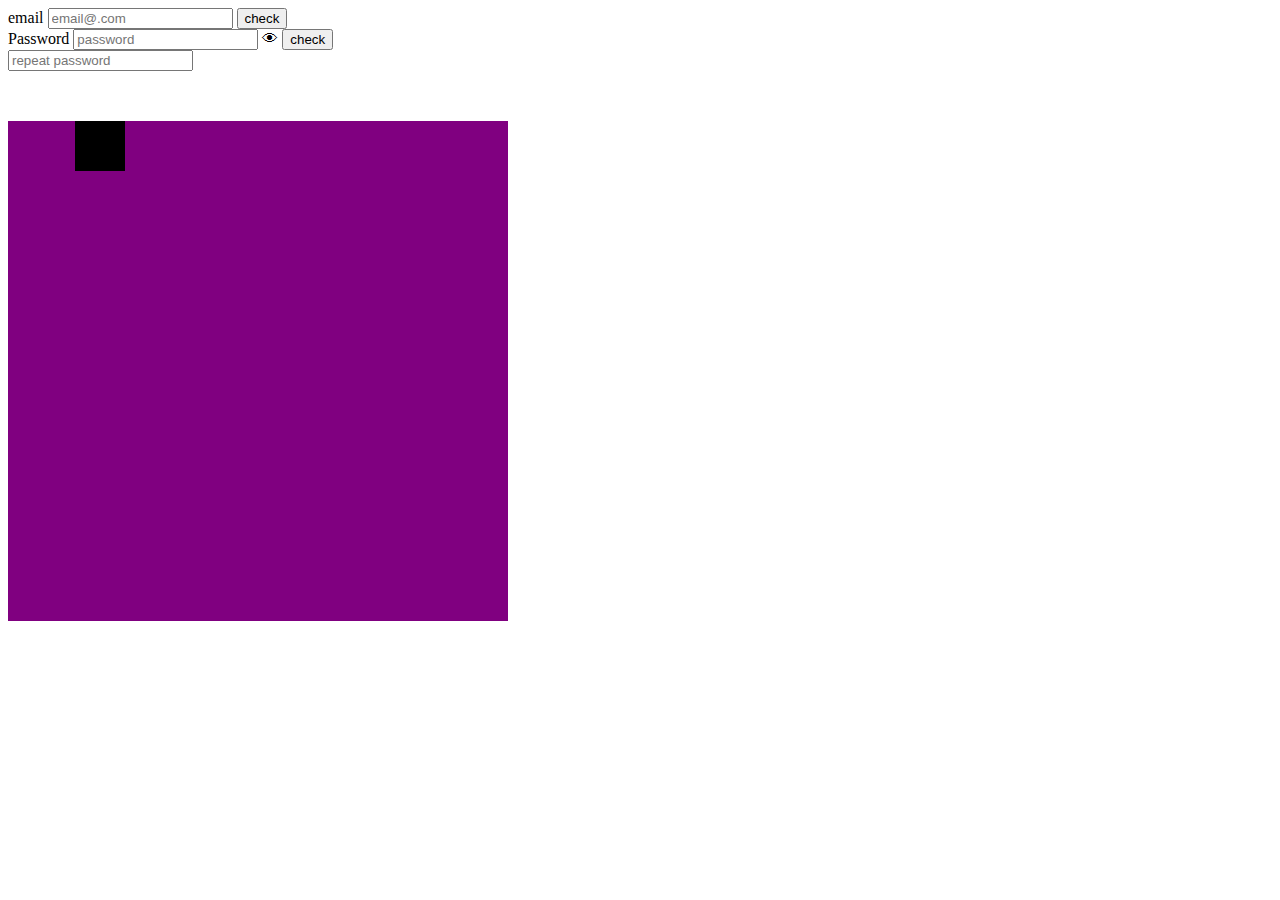
<file: DZ1_Jakshylyk_23_01/index.html>
<!DOCTYPE html>
<html lang="en">
<head>
    <meta charset="UTF-8">
    <title>Title</title>
    <style>
        .yey {
            cursor: pointer;
        }
        .big {
            margin-top: 50px;
            width: 500px;
            height: 500px;
            position: relative;
            background: purple;
            
        }
        .little {
            width: 50px;
            height: 50px;
            position: absolute;
            background: #000;
        }
        
    </style>
</head>
<body>
    <div class="form">
        <div>
            <label for="email">email</label>
            <input type="email" id="email" placeholder="email@.com">
            <button class="click">check</button>
            <span class="ema"></span>
        </div>
        <div>
            <label for="pass">Password</label>
            <input type="password" id="pass" placeholder="password">
            <span class="yey">👁</span>
            <button class="check">check</button>
            <span class="ema2"></span>
            <br>
            <input type="password" id="ps" placeholder="repeat password">
        </div>
    </div>
    <div class="big">
        <div class="little"></div>
    </div>
</body>
<script src="app.js"></script>
</html>
</file>
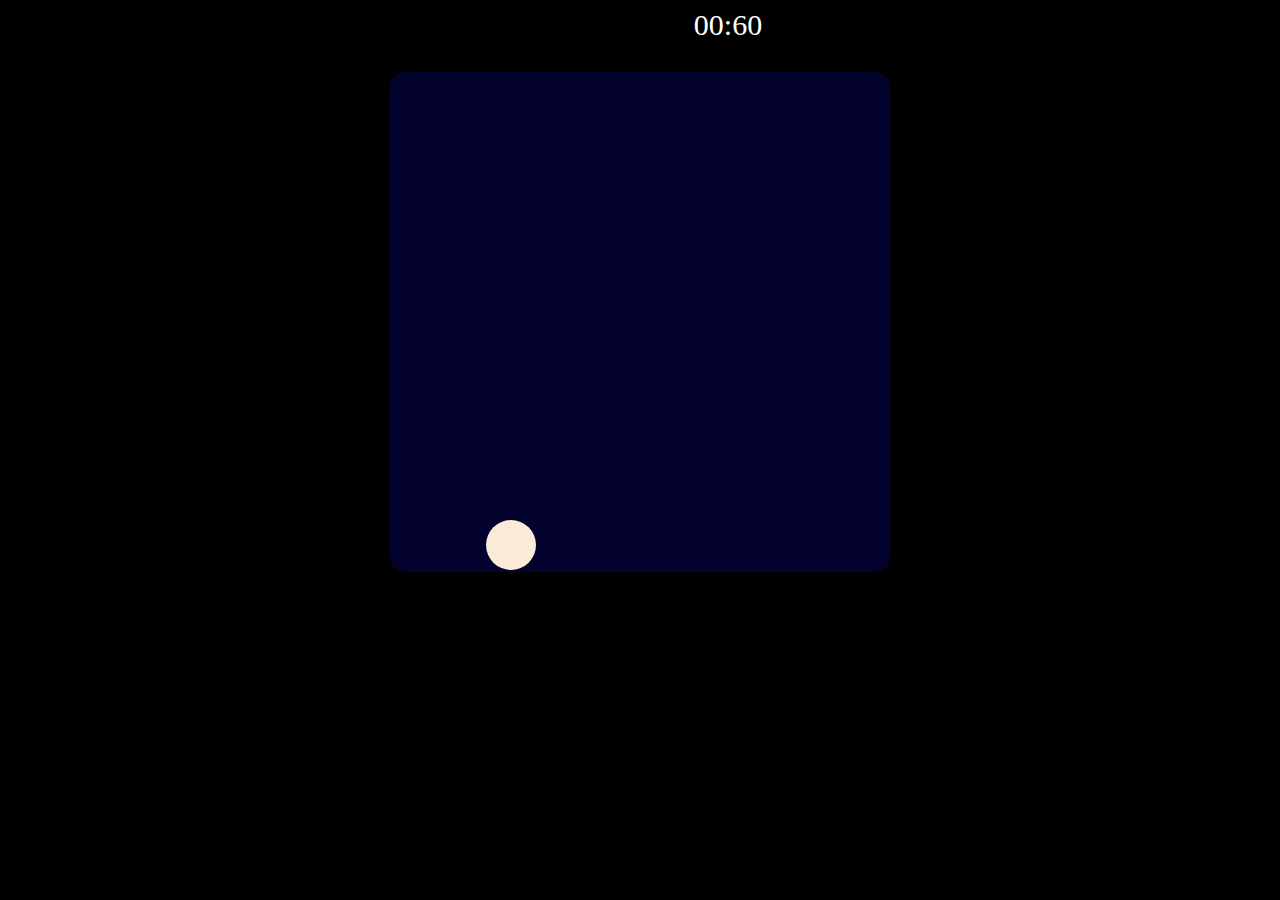
<file: DZ2_Jakshylyk_23_01/index.html>
<!DOCTYPE html>
<html lang="en">
<head>
    <meta charset="UTF-8">
    <title>Title</title>
    <link rel="stylesheet" href="css/style.css">
</head>
<body>
    <div class="wrapper">
        <div class="time">00:60</div>
    </div>
    <div class="block">
        <div class="ball"></div>
    </div>

</body>
<script src="app.js"></script>
</html>
</file>
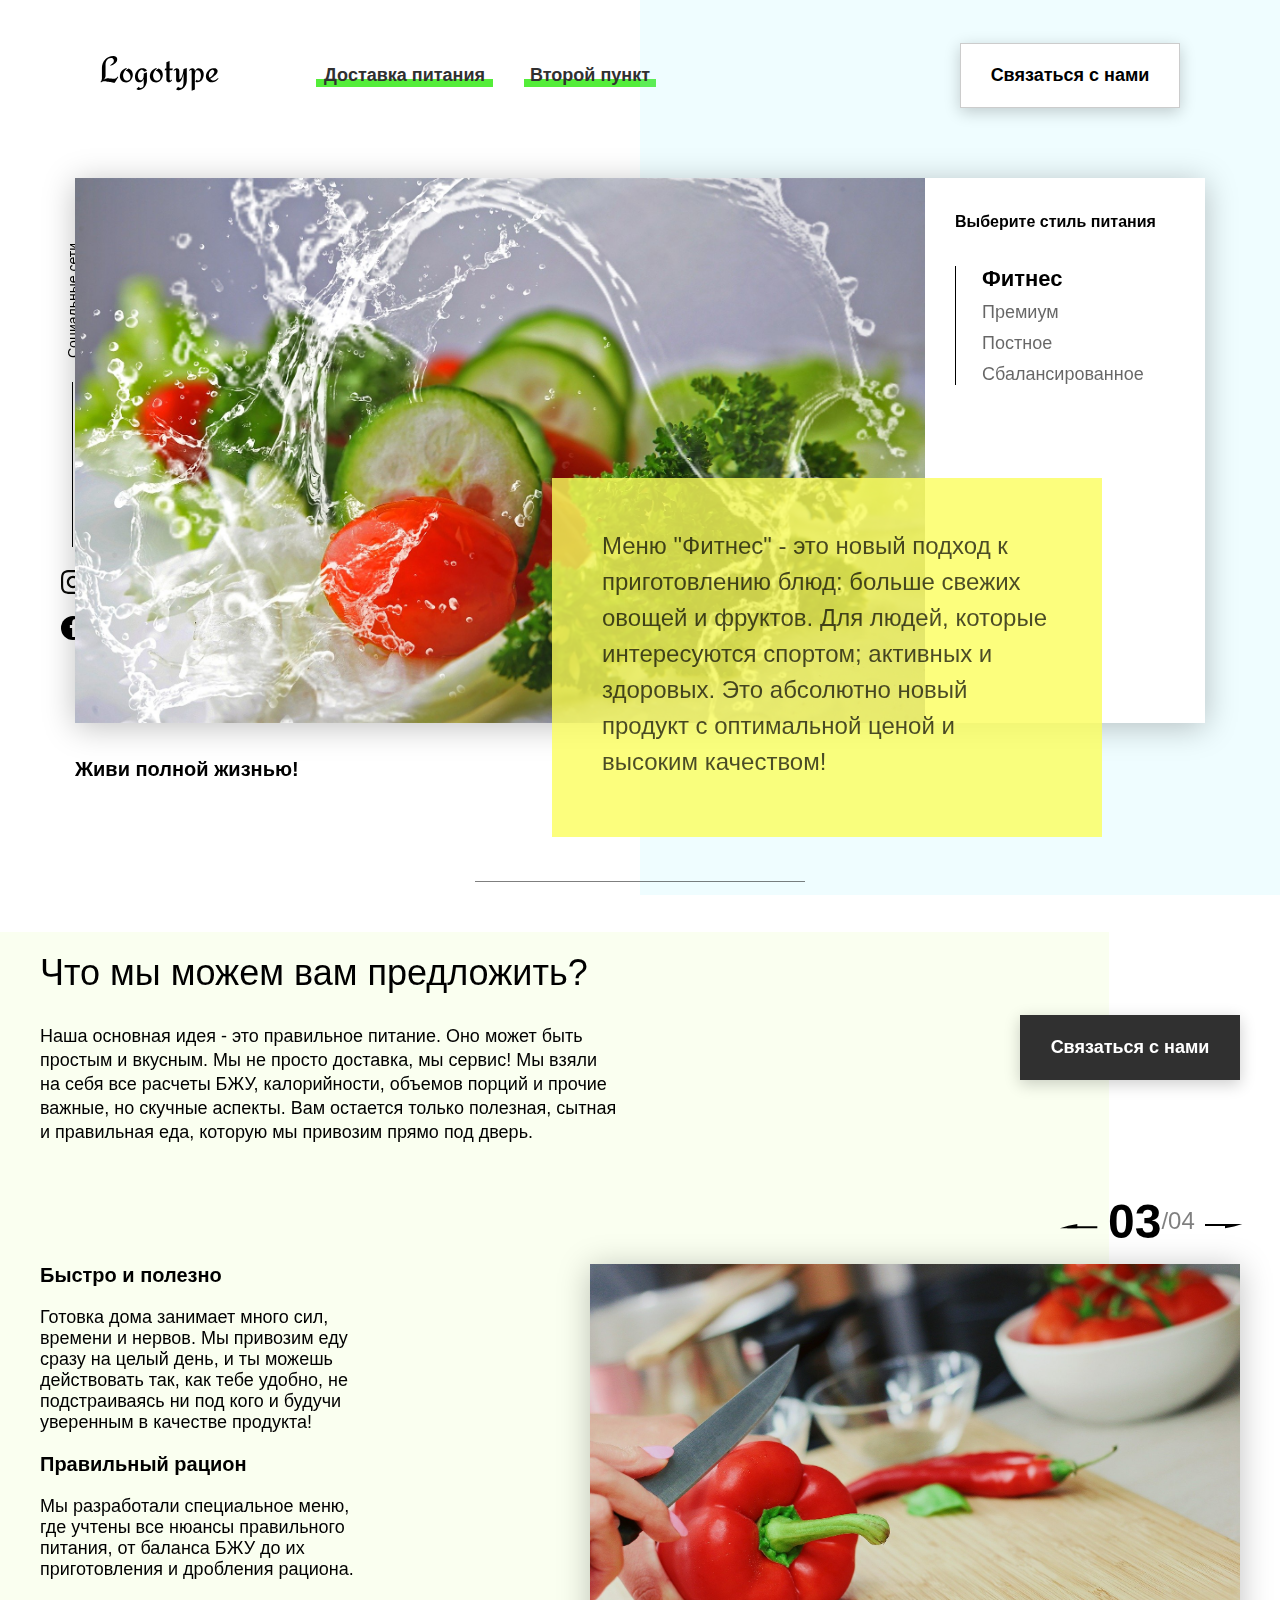
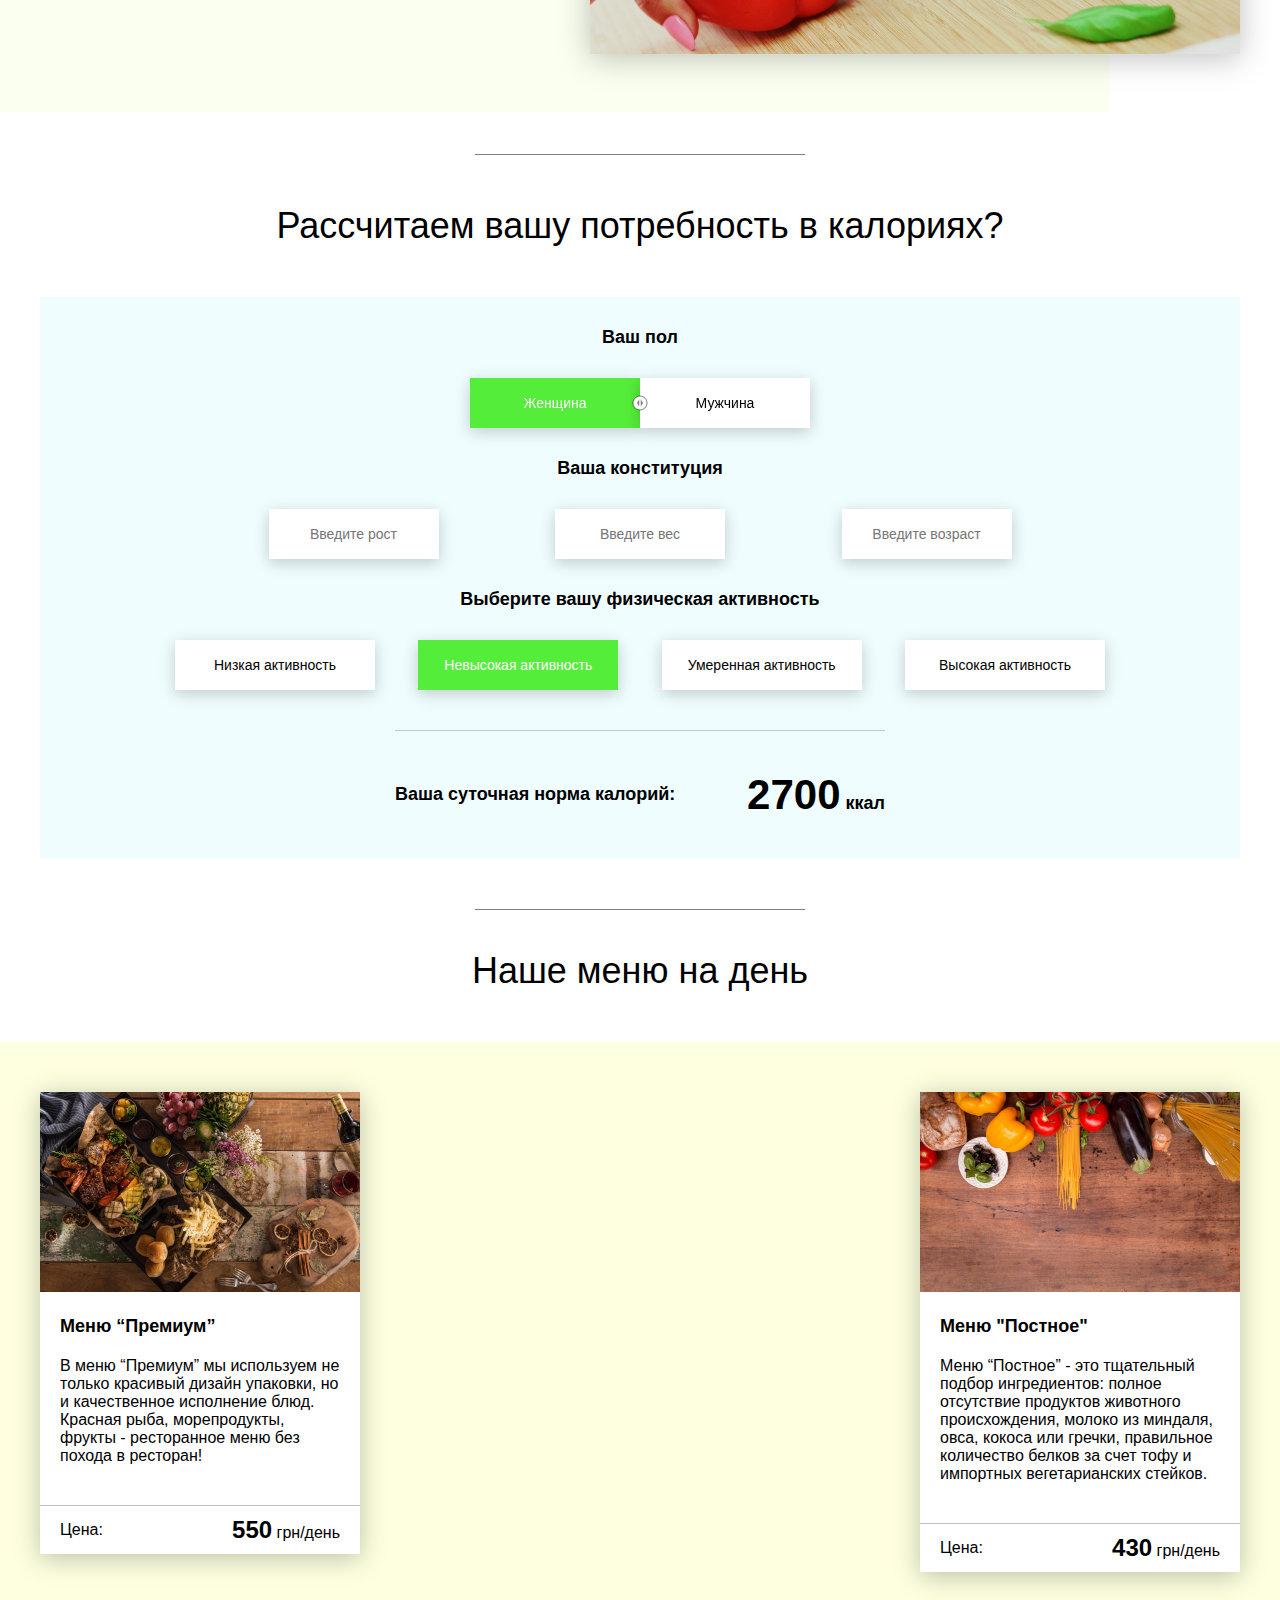
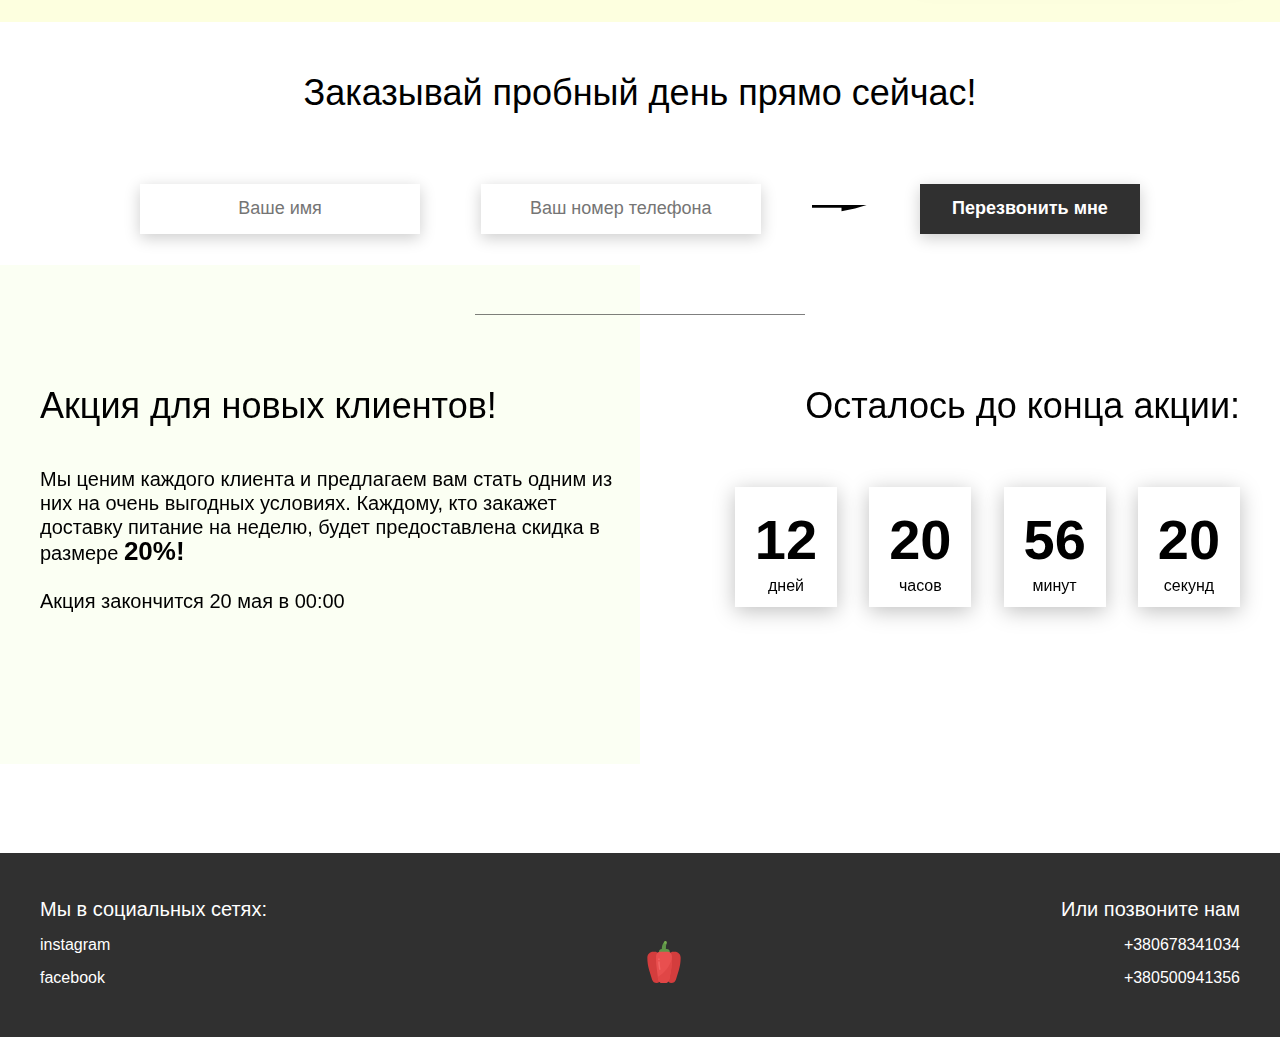
<file: dz3_JaKshylyk_23_01_3_/index.html>
<!DOCTYPE html>
<html lang="en">
<head>
	<meta charset="UTF-8">
	<meta name="viewport" content="width=device-width, initial-scale=1.0">
	<title>Food</title>
	<link rel="stylesheet" href="css/style.css">
</head>
<body>
<header class="header">
	<div class="header__left-block">
		<div class="header__logo">
			<img src="icons/logo.svg" alt="Логотип">
		</div>
		<nav class="header__links">
			<a href="#" class="header__link">Доставка питания</a>
			<a href="#" class="header__link">Второй пункт</a>
		</nav>
	</div>
	<div class="header__right-block">
		<button data-modal class="btn btn_white">Связаться с нами</button>
	</div>
</header>
<div class="sidepanel">
	<div class="sidepanel__text"><span>Социальные сети</span></div>
	<div class="sidepanel__divider"></div>
	<a href="#" class="sidepanel__icon">
		<img src="icons/instagram.svg" alt="instagram">
	</a>
	<a href="#" class="sidepanel__icon">
		<img src="icons/facebook.svg" alt="facebook">
	</a>
</div>

<div class="preview">
	<div class="bgc_blue"></div>
	<div class="container">
		<div class="tabcontainer">
			<div class="tabcontent">
				<img src="img/tabs/vegy.jpg" alt="vegy">
				<div class="tabcontent__descr">
					Меню "Фитнес" - это новый подход к приготовлению блюд: больше свежих овощей и фруктов. Для людей,
					которые интересуются спортом; активных и здоровых. Это абсолютно новый продукт с оптимальной ценой и
					высоким качеством!
				</div>
			</div>
			<div class="tabcontent">
				<img src="img/tabs/elite.jpg" alt="elite">
				<div class="tabcontent__descr">
					Меню “Премиум” - мы используем не только красивый дизайн упаковки, но и качественное исполнение
					блюд. Красная рыба, морепродукты, фрукты - ресторанное меню без похода в ресторан!
				</div>
			</div>
			<div class="tabcontent">
				<img src="img/tabs/post.jpg" alt="post">
				<div class="tabcontent__descr">
					Наше специальное “Постное меню” - это тщательный подбор ингредиентов: полное отсутствие продуктов
					животного происхождения. Полная гармония с собой и природой в каждом элементе! Все будет Ом!
				</div>
			</div>
			<div class="tabcontent">
				<img src="img/tabs/hamburger.jpg" alt="vegy">
				<div class="tabcontent__descr">
					Меню "Сбалансированное" - это соответствие вашего рациона всем научным рекомендациям. Мы тщательно
					просчитываем вашу потребность в к/б/ж/у и создаем лучшие блюда для вас.
				</div>
			</div>
			<div class="tabheader">
				<h3>Выберите стиль питания</h3>
				<div class="tabheader__items">
					<div class="tabheader__item tabheader__item_active">Фитнес</div>
					<div class="tabheader__item">Премиум</div>
					<div class="tabheader__item">Постное</div>
					<div class="tabheader__item">Сбалансированное</div>
				</div>
			</div>
		</div>
		<div class="preview__life">Живи полной жизнью!</div>
	</div>
</div>

<div class="divider"></div>

<div class="offer">
	<div class="bgc_y"></div>
	<div class="container">
		<div class="offer__text">
			<h2 class="title">Что мы можем вам предложить?</h2>
			<div class="offer__descr">
				Наша основная идея - это правильное питание. Оно может быть простым и вкусным. Мы не просто доставка, мы
				сервис! Мы взяли на себя все расчеты БЖУ, калорийности, объемов порций и прочие важные, но скучные
				аспекты. Вам остается только полезная, сытная и правильная еда, которую мы привозим прямо под дверь.
			</div>
		</div>
		<div class="offer__action">
			<button data-modal class="btn btn_dark">Связаться с нами</button>
		</div>
	</div>
	<div class="container">
		<div class="offer__advantages">
			<h2>Быстро и полезно</h2>
			<div class="offer__advantages-text">
				Готовка дома занимает много сил, времени и нервов. Мы привозим еду сразу на целый день, и ты можешь
				действовать так, как тебе удобно, не подстраиваясь ни под кого и будучи уверенным в качестве продукта!
			</div>
			<h2>Правильный рацион</h2>
			<div class="offer__advantages-text">
				Мы разработали специальное меню, где учтены все нюансы правильного питания, от баланса БЖУ до их
				приготовления и дробления рациона.
			</div>
		</div>
		<div class="offer__slider">
			<div class="offer__slider-counter">
				<div class="offer__slider-prev">
					<img src="icons/left.svg" alt="prev">
				</div>
				<span id="current">03</span>
				/
				<span id="total">04</span>
				<div class="offer__slider-next">
					<img src="icons/right.svg" alt="next">
				</div>
			</div>
			<div class="offer__slider-wrapper">
				<div class="offer__slide">
					<img src="img/slider/pepper.jpg" alt="pepper">
				</div>
				<!-- <div class="offer__slide">
					<img src="img/slider/food-12.jpg" alt="food">
				</div>
				<div class="offer__slide">
					<img src="img/slider/olive-oil.jpg" alt="oil">
				</div>
				<div class="offer__slide">
					<img src="img/slider/paprika.jpg" alt="paprika">
				</div> -->
			</div>
		</div>
	</div>
</div>

<div class="divider"></div>

<div class="calculating">
	<div class="container">
		<h2 class="title">Рассчитаем вашу потребность в калориях?
		</h2>
		<div class="calculating__field">
			<div class="calculating__subtitle">
				Ваш пол
			</div>
			<div class="calculating__choose" id="gender">
				<div class="calculating__choose-item calculating__choose-item_active">Женщина</div>
				<div class="calculating__choose-item">Мужчина</div>
			</div>

			<div class="calculating__subtitle">
				Ваша конституция
			</div>
			<div class="calculating__choose calculating__choose_medium">
				<input type="text" id="height" placeholder="Введите рост" class="calculating__choose-item">
				<input type="text" id="weight" placeholder="Введите вес" class="calculating__choose-item">
				<input type="text" id="age" placeholder="Введите возраст" class="calculating__choose-item">
			</div>

			<div class="calculating__subtitle">
				Выберите вашу физическая активность
			</div>
			<div class="calculating__choose calculating__choose_big">
				<div id="low" class="calculating__choose-item">Низкая активность</div>
				<div id="small" class="calculating__choose-item calculating__choose-item_active">Невысокая активность
				</div>
				<div id="medium" class="calculating__choose-item">Умеренная активность</div>
				<div id="high" class="calculating__choose-item">Высокая активность</div>
			</div>

			<div class="calculating__divider"></div>

			<div class="calculating__total">
				<div class="calculating__subtitle">
					Ваша суточная норма калорий:
				</div>
				<div class="calculating__result">
					<span>2700</span> ккал
				</div>
			</div>
		</div>
	</div>
</div>

<div class="divider"></div>

<div class="menu">
	<h2 class="title">Наше меню на день</h2>

	<div class="menu__field">
		<div id="cardWrapper" class="container">
			<div class="menu__item">
				<img src="img/tabs/elite.jpg" alt="elite">
				<h3 class="menu__item-subtitle">Меню “Премиум”</h3>
				<div class="menu__item-descr">В меню “Премиум” мы используем не только красивый дизайн упаковки, но и
					качественное исполнение блюд. Красная рыба, морепродукты, фрукты - ресторанное меню без похода в
					ресторан!
				</div>
				<div class="menu__item-divider"></div>
				<div class="menu__item-price">
					<div class="menu__item-cost">Цена:</div>
					<div class="menu__item-total"><span>550</span> грн/день</div>
				</div>
			</div>
			<div class="menu__item">
				<img src="img/tabs/post.jpg" alt="post">
				<h3 class="menu__item-subtitle">Меню "Постное"</h3>
				<div class="menu__item-descr">Меню “Постное” - это тщательный подбор ингредиентов: полное отсутствие
					продуктов животного происхождения, молоко из миндаля, овса, кокоса или гречки, правильное количество
					белков за счет тофу и импортных вегетарианских стейков.
				</div>
				<div class="menu__item-divider"></div>
				<div class="menu__item-price">
					<div class="menu__item-cost">Цена:</div>
					<div class="menu__item-total"><span>430</span> грн/день</div>
				</div>
			</div>
		</div>
	</div>
</div>

<div class="order">
	<div class="container">
		<div class="title">Заказывай пробный день прямо сейчас!</div>
		<form action="#" class="order__form">
			<input required placeholder="Ваше имя" name="name" type="text" class="order__input">
			<input required placeholder="Ваш номер телефона" name="phone" type="phone" class="order__input">
			<img src="icons/right.svg" alt="right">
			<button class="btn btn_dark btn_min">Перезвонить мне</button>
		</form>
	</div>
</div>

<div class="divider"></div>

<div class="promotion">
	<div class="bgc_y"></div>
	<div class="container">
		<div class="promotion__text">
			<div class="title">Акция для новых клиентов!</div>
			<div class="promotion__descr">
				Мы ценим каждого клиента и предлагаем вам стать одним из них на очень выгодных условиях.
				Каждому, кто закажет доставку питание на неделю, будет предоставлена скидка в размере <span>20%!</span>
				<br><br>
				Акция закончится 20 мая в 00:00
			</div>
		</div>
		<div class="promotion__timer">
			<div class="title">Осталось до конца акции:</div>
			<div class="timer">
				<div class="timer__block">
					<span id="days">12</span>
					дней
				</div>
				<div class="timer__block">
					<span id="hours">20</span>
					часов
				</div>
				<div class="timer__block">
					<span id="minutes">56</span>
					минут
				</div>
				<div class="timer__block">
					<span id="seconds">20</span>
					секунд
				</div>
			</div>
		</div>
	</div>
</div>

<footer class="footer">
	<div class="container">
		<div class="social">
			<div class="subtitle">Мы в социальных сетях:</div>
			<a href="#" class="link">instagram</a>
			<a href="#" class="link">facebook</a>
		</div>
		<div class="pepper">
			<img src="icons/veg.svg" alt="pepper">
		</div>
		<div class="call">
			<div class="subtitle">Или позвоните нам</div>
			<a href="#" class="link">+380678341034</a>
			<a href="#" class="link">+380500941356</a>
		</div>
	</div>
</footer>

<div class="modal">
	<div class="modal__dialog">
		<div class="modal__content">
			<form action="#">
				<div class="modal__close">&times;</div>
				<div class="modal__title">Мы свяжемся с вами как можно быстрее!</div>
				<input required placeholder="Ваше имя" name="name" type="text" class="modal__input">
				<input required placeholder="Ваш номер телефона" name="phone" type="phone" class="modal__input">
				<button class="btn btn_dark btn_min">Перезвонить мне</button>
			</form>
		</div>
	</div>
</div>
<script src="js/app.js"></script>
</body>
</html>
</file>
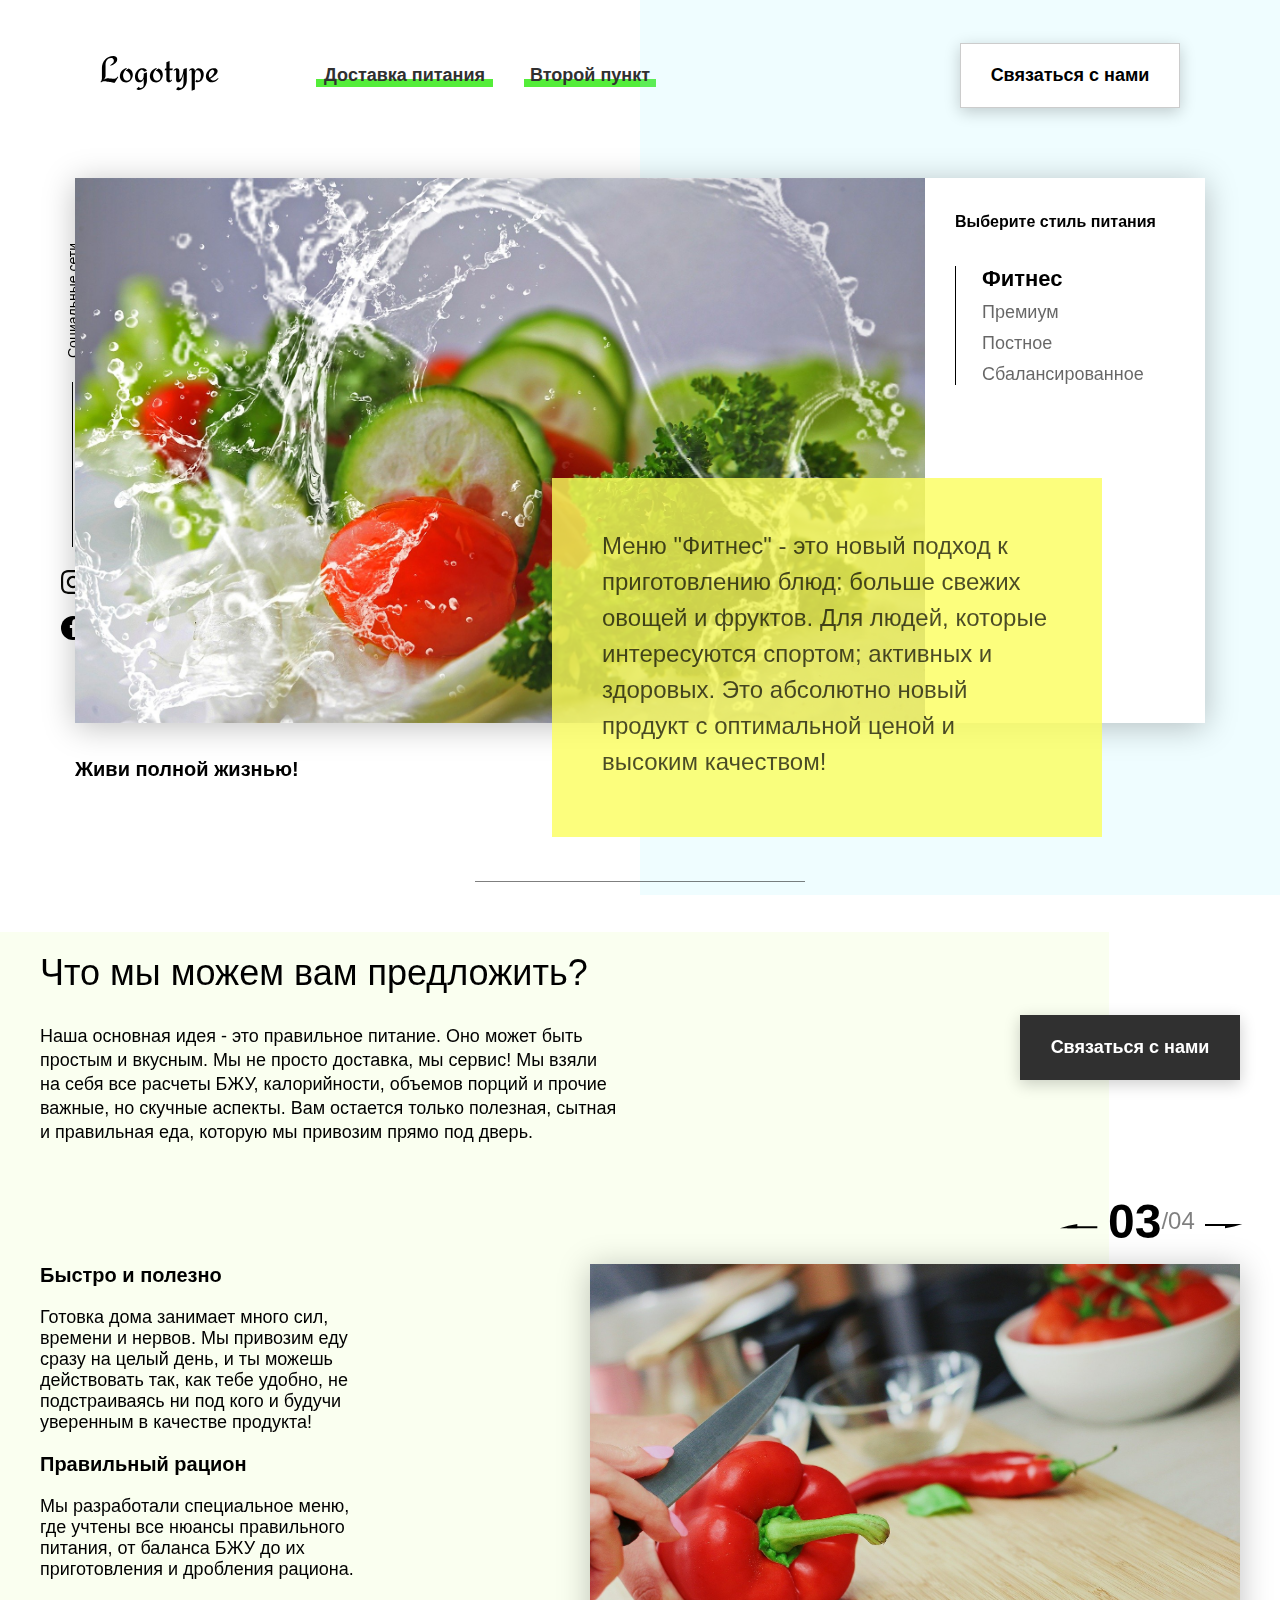
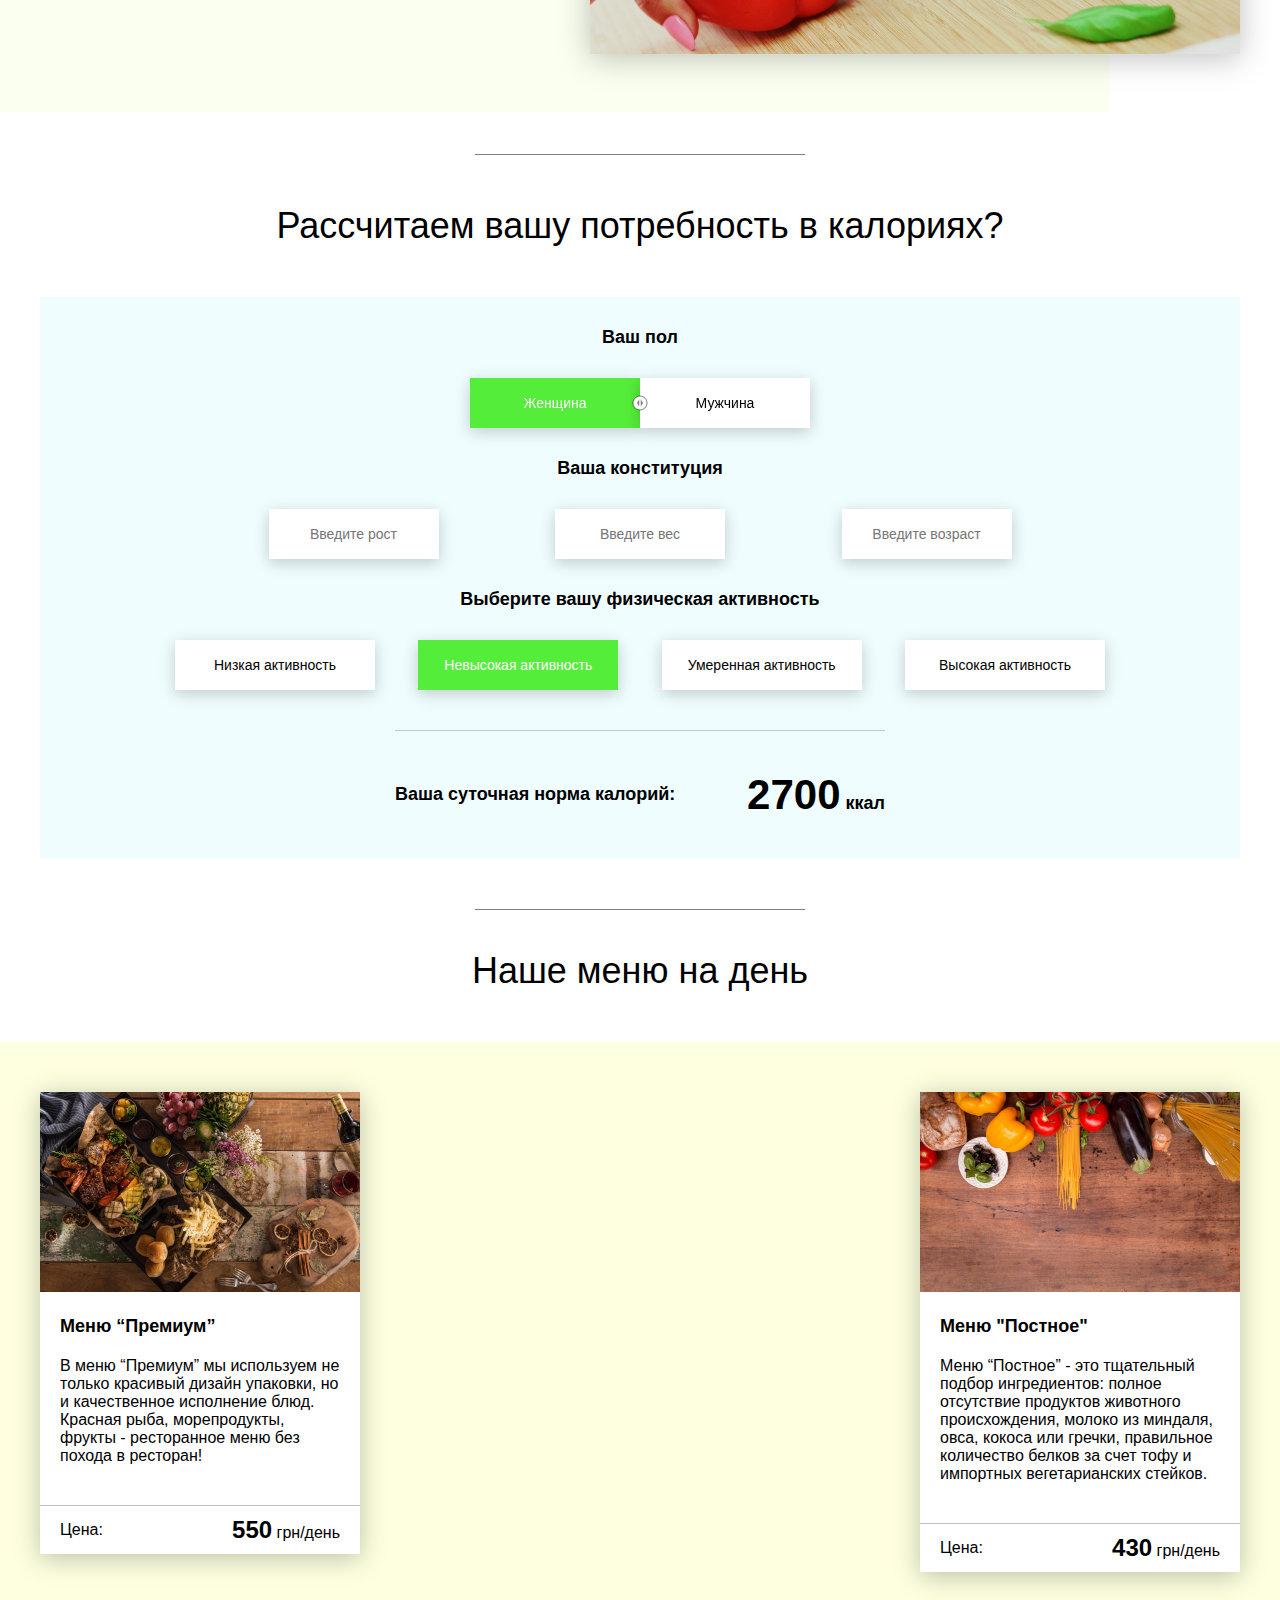
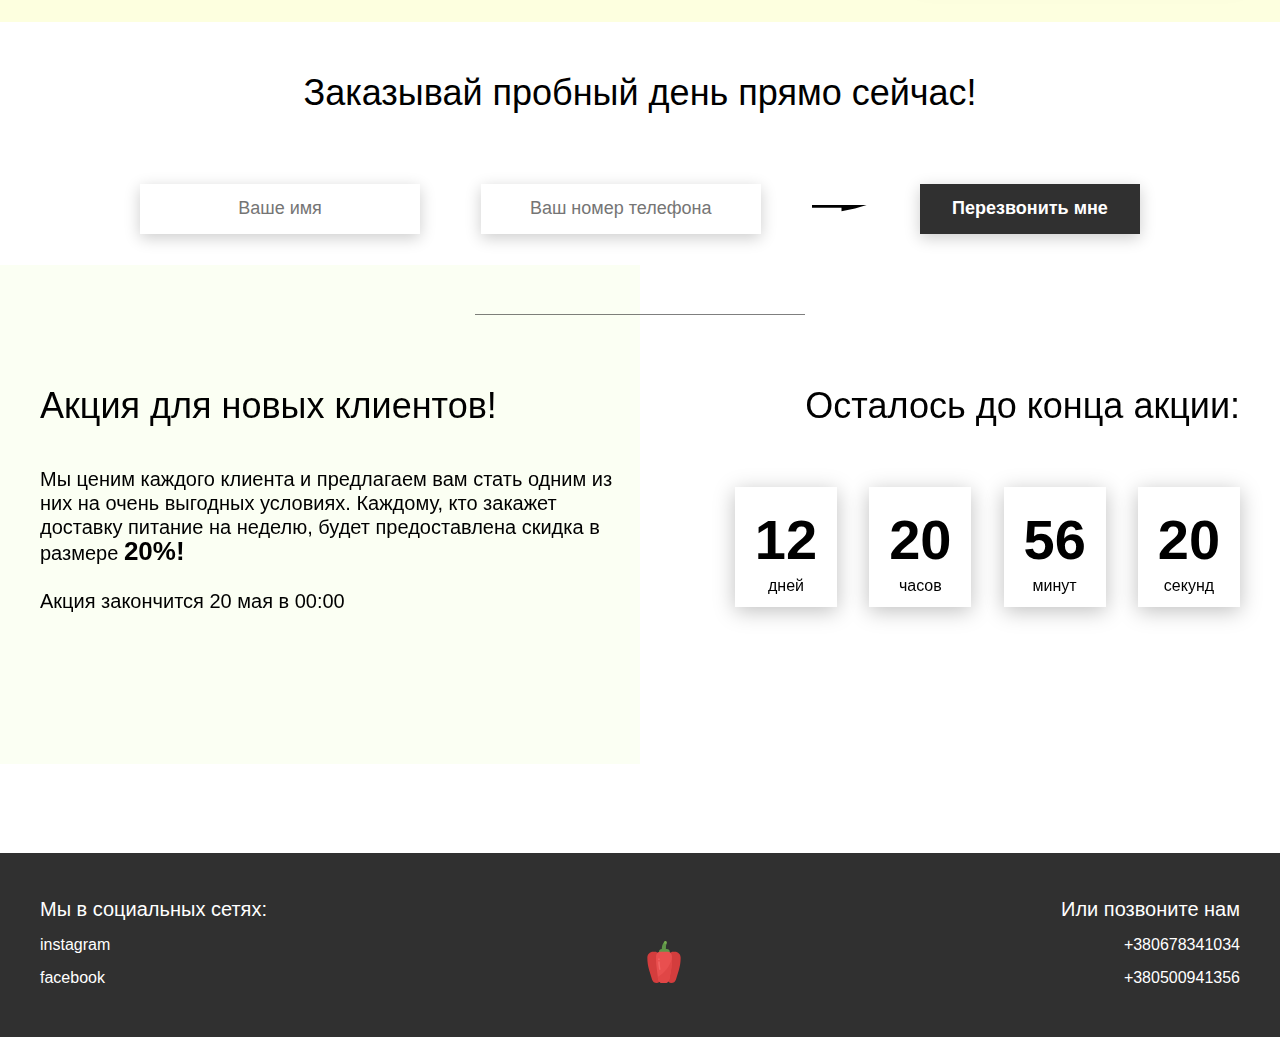
<file: DZ5_JaKshylyk_23_01_3_/DZ5_Modal/index.html>
<!DOCTYPE html>
<html lang="en">
<head>
	<meta charset="UTF-8">
	<meta name="viewport" content="width=device-width, initial-scale=1.0">
	<title>Food</title>
	<link rel="stylesheet" href="css/style.css">
</head>
<body>
<header class="header">
	<div class="header__left-block">
		<div class="header__logo">
			<img src="icons/logo.svg" alt="Логотип">
		</div>
		<nav class="header__links">
			<a href="#" class="header__link">Доставка питания</a>
			<a href="#" class="header__link">Второй пункт</a>
		</nav>
	</div>
	<div class="header__right-block">
		<button data-modal class="btn btn_white">Связаться с нами</button>
	</div>
</header>
<div class="sidepanel">
	<div class="sidepanel__text"><span>Социальные сети</span></div>
	<div class="sidepanel__divider"></div>
	<a href="#" class="sidepanel__icon">
		<img src="icons/instagram.svg" alt="instagram">
	</a>
	<a href="#" class="sidepanel__icon">
		<img src="icons/facebook.svg" alt="facebook">
	</a>
</div>

<div class="preview">
	<div class="bgc_blue"></div>
	<div class="container">
		<div class="tabcontainer">
			<div class="tabcontent">
				<img src="img/tabs/vegy.jpg" alt="vegy">
				<div class="tabcontent__descr">
					Меню "Фитнес" - это новый подход к приготовлению блюд: больше свежих овощей и фруктов. Для людей,
					которые интересуются спортом; активных и здоровых. Это абсолютно новый продукт с оптимальной ценой и
					высоким качеством!
				</div>
			</div>
			<div class="tabcontent">
				<img src="img/tabs/elite.jpg" alt="elite">
				<div class="tabcontent__descr">
					Меню “Премиум” - мы используем не только красивый дизайн упаковки, но и качественное исполнение
					блюд. Красная рыба, морепродукты, фрукты - ресторанное меню без похода в ресторан!
				</div>
			</div>
			<div class="tabcontent">
				<img src="img/tabs/post.jpg" alt="post">
				<div class="tabcontent__descr">
					Наше специальное “Постное меню” - это тщательный подбор ингредиентов: полное отсутствие продуктов
					животного происхождения. Полная гармония с собой и природой в каждом элементе! Все будет Ом!
				</div>
			</div>
			<div class="tabcontent">
				<img src="img/tabs/hamburger.jpg" alt="vegy">
				<div class="tabcontent__descr">
					Меню "Сбалансированное" - это соответствие вашего рациона всем научным рекомендациям. Мы тщательно
					просчитываем вашу потребность в к/б/ж/у и создаем лучшие блюда для вас.
				</div>
			</div>
			<div class="tabheader">
				<h3>Выберите стиль питания</h3>
				<div class="tabheader__items">
					<div class="tabheader__item tabheader__item_active">Фитнес</div>
					<div class="tabheader__item">Премиум</div>
					<div class="tabheader__item">Постное</div>
					<div class="tabheader__item">Сбалансированное</div>
				</div>
			</div>
		</div>
		<div class="preview__life">Живи полной жизнью!</div>
	</div>
</div>

<div class="divider"></div>

<div class="offer">
	<div class="bgc_y"></div>
	<div class="container">
		<div class="offer__text">
			<h2 class="title">Что мы можем вам предложить?</h2>
			<div class="offer__descr">
				Наша основная идея - это правильное питание. Оно может быть простым и вкусным. Мы не просто доставка, мы
				сервис! Мы взяли на себя все расчеты БЖУ, калорийности, объемов порций и прочие важные, но скучные
				аспекты. Вам остается только полезная, сытная и правильная еда, которую мы привозим прямо под дверь.
			</div>
		</div>
		<div class="offer__action">
			<button data-modal class="btn btn_dark">Связаться с нами</button>
		</div>
	</div>
	<div class="container">
		<div class="offer__advantages">
			<h2>Быстро и полезно</h2>
			<div class="offer__advantages-text">
				Готовка дома занимает много сил, времени и нервов. Мы привозим еду сразу на целый день, и ты можешь
				действовать так, как тебе удобно, не подстраиваясь ни под кого и будучи уверенным в качестве продукта!
			</div>
			<h2>Правильный рацион</h2>
			<div class="offer__advantages-text">
				Мы разработали специальное меню, где учтены все нюансы правильного питания, от баланса БЖУ до их
				приготовления и дробления рациона.
			</div>
		</div>
		<div class="offer__slider">
			<div class="offer__slider-counter">
				<div class="offer__slider-prev">
					<img src="icons/left.svg" alt="prev">
				</div>
				<span id="current">03</span>
				/
				<span id="total">04</span>
				<div class="offer__slider-next">
					<img src="icons/right.svg" alt="next">
				</div>
			</div>
			<div class="offer__slider-wrapper">
				<div class="offer__slide">
					<img src="img/slider/pepper.jpg" alt="pepper">
				</div>
				<!-- <div class="offer__slide">
					<img src="img/slider/food-12.jpg" alt="food">
				</div>
				<div class="offer__slide">
					<img src="img/slider/olive-oil.jpg" alt="oil">
				</div>
				<div class="offer__slide">
					<img src="img/slider/paprika.jpg" alt="paprika">
				</div> -->
			</div>
		</div>
	</div>
</div>

<div class="divider"></div>

<div class="calculating">
	<div class="container">
		<h2 class="title">Рассчитаем вашу потребность в калориях?
		</h2>
		<div class="calculating__field">
			<div class="calculating__subtitle">
				Ваш пол
			</div>
			<div class="calculating__choose" id="gender">
				<div class="calculating__choose-item calculating__choose-item_active">Женщина</div>
				<div class="calculating__choose-item">Мужчина</div>
			</div>

			<div class="calculating__subtitle">
				Ваша конституция
			</div>
			<div class="calculating__choose calculating__choose_medium">
				<input type="text" id="height" placeholder="Введите рост" class="calculating__choose-item">
				<input type="text" id="weight" placeholder="Введите вес" class="calculating__choose-item">
				<input type="text" id="age" placeholder="Введите возраст" class="calculating__choose-item">
			</div>

			<div class="calculating__subtitle">
				Выберите вашу физическая активность
			</div>
			<div class="calculating__choose calculating__choose_big">
				<div id="low" class="calculating__choose-item">Низкая активность</div>
				<div id="small" class="calculating__choose-item calculating__choose-item_active">Невысокая активность
				</div>
				<div id="medium" class="calculating__choose-item">Умеренная активность</div>
				<div id="high" class="calculating__choose-item">Высокая активность</div>
			</div>

			<div class="calculating__divider"></div>

			<div class="calculating__total">
				<div class="calculating__subtitle">
					Ваша суточная норма калорий:
				</div>
				<div class="calculating__result">
					<span>2700</span> ккал
				</div>
			</div>
		</div>
	</div>
</div>

<div class="divider"></div>

<div class="menu">
	<h2 class="title">Наше меню на день</h2>

	<div class="menu__field">
		<div id="cardWrapper" class="container">
			<div class="menu__item">
				<img src="img/tabs/elite.jpg" alt="elite">
				<h3 class="menu__item-subtitle">Меню “Премиум”</h3>
				<div class="menu__item-descr">В меню “Премиум” мы используем не только красивый дизайн упаковки, но и
					качественное исполнение блюд. Красная рыба, морепродукты, фрукты - ресторанное меню без похода в
					ресторан!
				</div>
				<div class="menu__item-divider"></div>
				<div class="menu__item-price">
					<div class="menu__item-cost">Цена:</div>
					<div class="menu__item-total"><span>550</span> грн/день</div>
				</div>
			</div>
			<div class="menu__item">
				<img src="img/tabs/post.jpg" alt="post">
				<h3 class="menu__item-subtitle">Меню "Постное"</h3>
				<div class="menu__item-descr">Меню “Постное” - это тщательный подбор ингредиентов: полное отсутствие
					продуктов животного происхождения, молоко из миндаля, овса, кокоса или гречки, правильное количество
					белков за счет тофу и импортных вегетарианских стейков.
				</div>
				<div class="menu__item-divider"></div>
				<div class="menu__item-price">
					<div class="menu__item-cost">Цена:</div>
					<div class="menu__item-total"><span>430</span> грн/день</div>
				</div>
			</div>
		</div>
	</div>
</div>

<div class="order">
	<div class="container">
		<div class="title">Заказывай пробный день прямо сейчас!</div>
		<form action="#" class="order__form">
			<input required placeholder="Ваше имя" name="name" type="text" class="order__input">
			<input required placeholder="Ваш номер телефона" name="phone" type="phone" class="order__input">
			<img src="icons/right.svg" alt="right">
			<button class="btn btn_dark btn_min">Перезвонить мне</button>
		</form>
	</div>
</div>

<div class="divider"></div>

<div class="promotion">
	<div class="bgc_y"></div>
	<div class="container">
		<div class="promotion__text">
			<div class="title">Акция для новых клиентов!</div>
			<div class="promotion__descr">
				Мы ценим каждого клиента и предлагаем вам стать одним из них на очень выгодных условиях.
				Каждому, кто закажет доставку питание на неделю, будет предоставлена скидка в размере <span>20%!</span>
				<br><br>
				Акция закончится 20 мая в 00:00
			</div>
		</div>
		<div class="promotion__timer">
			<div class="title">Осталось до конца акции:</div>
			<div class="timer">
				<div class="timer__block">
					<span id="days">12</span>
					дней
				</div>
				<div class="timer__block">
					<span id="hours">20</span>
					часов
				</div>
				<div class="timer__block">
					<span id="minutes">56</span>
					минут
				</div>
				<div class="timer__block">
					<span id="seconds">20</span>
					секунд
				</div>
			</div>
		</div>
	</div>
</div>

<footer class="footer">
	<div class="container">
		<div class="social">
			<div class="subtitle">Мы в социальных сетях:</div>
			<a href="#" class="link">instagram</a>
			<a href="#" class="link">facebook</a>
		</div>
		<div class="pepper">
			<img src="icons/veg.svg" alt="pepper">
		</div>
		<div class="call">
			<div class="subtitle">Или позвоните нам</div>
			<a href="#" class="link">+380678341034</a>
			<a href="#" class="link">+380500941356</a>
		</div>
	</div>
</footer>

<div class="modal">
	<div class="modal__dialog">
		<div class="modal__content">
			<form action="#">
				<div class="modal__close">&times;</div>
				<div class="modal__title">Мы свяжемся с вами как можно быстрее!</div>
				<input required placeholder="Ваше имя" name="name" type="text" class="modal__input">
				<input required placeholder="Ваш номер телефона" name="phone" type="phone" class="modal__input">
				<button class="btn btn_dark btn_min">Перезвонить мне</button>
			</form>
		</div>
	</div>
</div>
<div class="success">
	<div class="success_dialog">
		<div class="succes_content">
			<h2 class="sms"></h2>
		</div>
	</div>
</div>
<script src="js/app.js"></script>
</body>
</html>
</file>
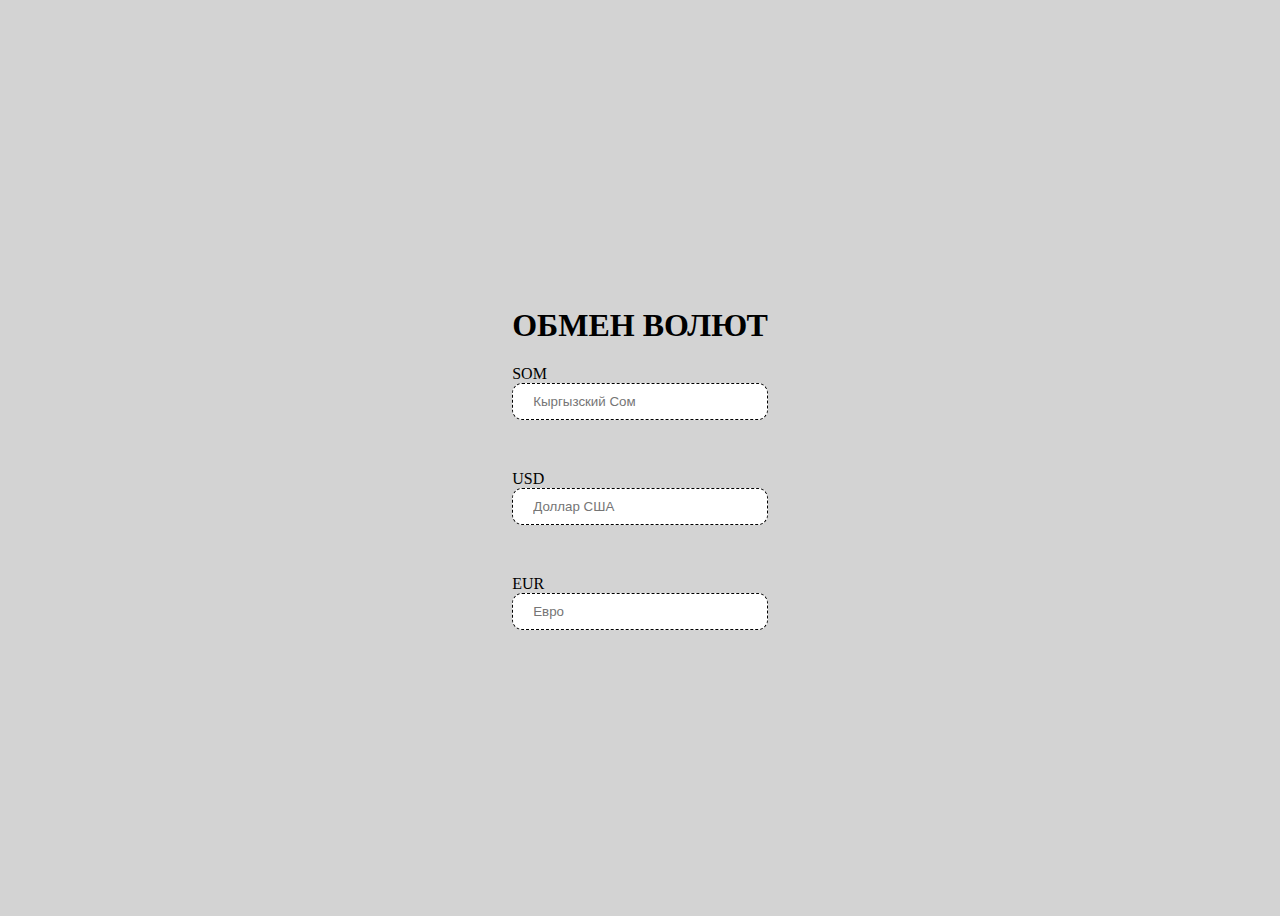
<file: DZ5_JaKshylyk_23_01_3_/DZ5_Valuta/index.html>
<!DOCTYPE html>
<html lang="en">
<head>
    <meta charset="UTF-8">
    <title>Обмен Волют</title>
    <link rel="stylesheet" href="css/style.css">
</head>
<body>
    <div class="wrapper">
        <h1>ОБМЕН ВОЛЮТ</h1>
        <div class="som">
            <label for="som">SOM</label>
            <input type="number" id="som" placeholder="Кыргызский Сом">
        </div>
        <div class="usd">
            <label for="usd">USD</label>
            <input type="number" id="usd" placeholder="Доллар США">
        </div>
        <div class="eur">
            <label for="eur">EUR</label>
            <input type="number" id="eur" placeholder="Евро">
        </div>
    </div>
</body>
<script src="js/app.js"></script>
</html>
</file>
<file: DZ2_Jakshylyk_23_01/css/style.css>
body{
    background: black;
}

.wrapper{
    width: 1440px;

}

.time{
    text-align: center;
    align-items: center;
    color: #ffffff;
    font-size: 30px;
}
.block{
    width: 500px;
    height: 500px;
    background: #02022d;
    position: relative;
    margin: 30px auto;
    border-radius: 15px;
}
.ball{
    height: 50px;
    width: 50px;
    border-radius: 50%;
    background: antiquewhite;
    position: absolute;
}
.block_2 {
    width: 200px;
    height: 250px;
    background: #2546b4;
    position: absolute;
    top: 200px;
    right: 100px;
    border-radius: 20px;
    display: flex;
    justify-content: center;
    align-items: center;
}
</file>
<file: dz3_JaKshylyk_23_01_3_/css/style.css>
* {
    box-sizing: border-box;
    margin: 0;
    padding: 0;
    font-family: Roboto, sans-serif;
}

a {
    text-decoration: none;
}

.btn {
    width: 220px;
    height: 65px;
    display: flex;
    justify-content: center;
    align-items: center;
    background-color: #fff;
    font-size: 18px;
    font-weight: 700;
    border: 1px solid rgba(0, 0, 0, 0.2);
    box-shadow: 0 4px 15px rgba(0, 0, 0, 0.2);
    cursor: pointer;
    transition: 0.3s all;
    outline: 0;
}

.btn_white {
    background-color: #fff;
}

.btn_dark {
    background-color: #303030;
    color: #fff;
    border: none;
}

.btn_min {
    height: 50px;
}

.btn:hover {
    box-shadow: 0 4px 30px rgba(0, 0, 0, 0.3);
}

.container {
    max-width: 1200px;
    margin: 0 auto;
}

.divider {
    width: 330px;
    height: 1px;
    margin: 0 auto;
    background-color: rgba(0, 0, 0, 0.5);
}

.title {
    font-size: 36px;
    font-weight: 400;
}

.header {
    display: flex;
    justify-content: space-between;
    align-items: center;
    height: 150px;
    padding: 0 100px;
}

.header__left-block {
    display: flex;
    justify-content: space-between;
    min-width: 550px;
}

.header__logo {
    max-width: 170px;
}

.header__logo img {
    width: 100%;
}

.header__links {
    display: flex;
    align-items: center;
}

.header__link {
    position: relative;
    margin-right: 45px;
    font-weight: 700;
    font-size: 18px;
    color: #303030;
}

.header__link:after {
    content: "";
    position: absolute;
    display: block;
    width: 110%;
    left: -5%;
    bottom: -1px;
    z-index: -1;
    height: 8px;
    background: #54ed39;
}

.header__link:last-child {
    margin-right: 0;
}

.sidepanel {
    position: fixed;
    left: 60px;
    top: 240px;
    height: 400px;
    width: 25px;
    display: flex;
    flex-direction: column;
    justify-content: space-between;
    align-items: center;
}

.sidepanel__text {
    width: 120px;
    height: 120px;
    font-size: 14px;
}

.sidepanel__text span {
    display: flex;
    transform: rotate(-90deg) translateX(-50px);
}

.sidepanel__divider {
    width: 1px;
    height: 165px;
    background-color: #000;
}

.sidepanel__icon {
    width: 24px;
    height: 24px;
}

.sidepanel__icon img {
    width: 100%;
}

.preview {
    padding: 28px 0 100px 0;
    position: relative;
}

.preview__life {
    font-weight: 700;
    font-size: 20px;
    margin-left: 35px;
    margin-top: 35px;
}

.bgc_blue {
    position: absolute;
    right: 0;
    top: -155px;
    width: 50vw;
    height: 900px;
    background: rgba(146, 242, 255, 0.15);
    z-index: -1;
}

.tabcontainer {
    display: flex;
    width: 1130px;
    margin: 0 auto;
    box-shadow: 0 4px 30px rgba(0, 0, 0, 0.25);
}

.tabcontent {
    width: 850px;
    position: relative;
}

.tabcontent img {
    width: 100%;
    height: 100%;
    object-fit: cover;
}

.tabcontent__descr {
    position: absolute;
    top: 300px;
    right: -177px;
    width: 550px;
    height: 359px;
    background: rgba(251, 254, 93, 0.8);
    padding: 50px;
    font-size: 24px;
    font-weight: 300;
    line-height: 36px;
    color: rgba(0, 0, 0, 0.7);
}

.tabheader {
    width: 280px;
    padding: 35px 30px;
    background-color: #fff;
}

.tabheader h3 {
    font-weight: 700;
    font-size: 16px;
}

.tabheader__items {
    margin-top: 35px;
    padding-left: 26px;
    border-left: 1px solid #000;
}

.tabheader__item {
    font-weight: 700;
    font-size: 18px;
    font-weight: 300;
    margin-top: 10px;
    color: rgba(0, 0, 0, 0.6);
    cursor: pointer;
    transition: 0.3s all;
}

.tabheader__item_active {
    color: #000;
    font-size: 22px;
    font-weight: 700;
}

.offer {
    padding: 70px 0 100px 0;
    position: relative;
}

.offer .container {
    display: flex;
    justify-content: space-between;
}

.offer .bgc_y {
    position: absolute;
    width: 1109px;
    height: 780px;
    background: rgba(243, 255, 222, 0.45);
    z-index: -1;
    top: 50px;
}

.offer__text {
    width: 580px;
}

.offer__descr {
    font-size: 18px;
    margin-top: 30px;
    font-weight: 300;
    line-height: 24px;
}

.offer__action {
    display: flex;
    align-items: center;
    justify-content: flex-end;
}

.offer__advantages {
    width: 330px;
    margin-top: 50px;
}

.offer__advantages h2 {
    font-weight: 700;
    font-size: 20px;
    margin-top: 20px;
}

.offer__advantages h2:first-child {
    margin-top: 70px;
}

.offer__advantages-text {
    margin-top: 20px;
    font-size: 18px;
    font-weight: 300;
    line-height: 21px;
}

.offer__slider {
    width: 650px;
    margin-top: 50px;
    display: flex;
    flex-direction: column;
    align-items: flex-end;
}

.offer__slider-counter {
    display: flex;
    width: 180px;
    align-items: center;
    font-size: 24px;
    color: rgba(0, 0, 0, 0.5);
}

.offer__slider-wrapper {
    width: 100%;
    margin-top: 15px;
    box-shadow: 0 4px 30px rgba(0, 0, 0, 0.25);
}

.offer__slider-prev {
    margin-right: 10px;
    cursor: pointer;
}

.offer__slider-next {
    margin-left: 10px;
    cursor: pointer;
}

.offer__slider #current {
    font-size: 48px;
    font-weight: 700;
    color: #000;
}

.offer__slide {
    width: 100%;
    height: 390px;
}

.offer__slide img {
    width: 100%;
    height: 100%;
    object-fit: cover;
}

.calculating {
    padding: 50px 0;
}

.calculating .title {
    text-align: center;
}

.calculating__field {
    width: 100%;
    margin-top: 50px;
    background: rgba(146, 242, 255, 0.15);
    padding: 30px 0 40px 0;
}

.calculating__subtitle {
    text-align: center;
    font-size: 18px;
    font-weight: 700;
    margin-top: 30px;
}

.calculating__subtitle:first-child {
    margin-top: 0;
}

.calculating #gender:after {
    content: "";
    position: absolute;
    top: 50%;
    transform: translateY(-50%);
    display: block;
    width: 16px;
    height: 16px;
    background: url(../icons/switch.svg) center center/cover no-repeat;
}

.calculating__choose {
    position: relative;
    display: flex;
    margin-top: 30px;
    justify-content: center;
}

.calculating__choose-item {
    display: flex;
    align-items: center;
    justify-content: center;
    width: 170px;
    height: 50px;
    padding: 0 10px;
    background: #fff;
    box-shadow: 0 4px 15px rgba(0, 0, 0, 0.2);
    border: none;
    text-align: center;
    font-size: 14px;
    cursor: pointer;
    outline: 0;
    transition: 0.3s all;
}

.calculating__choose-item_active {
    color: #fff;
    background-color: #54ed39;
}

.calculating__choose_medium {
    width: 743px;
    justify-content: space-between;
    margin: 30px auto 0 auto;
}

.calculating__choose_big {
    width: 930px;
    justify-content: space-between;
    margin: 30px auto 0 auto;
}

.calculating__choose_big .calculating__choose-item {
    width: 200px;
}

.calculating__divider {
    width: 490px;
    height: 1px;
    margin: 40px auto;
    background-color: rgba(0, 0, 0, 0.2);
}

.calculating__total {
    width: 490px;
    margin: 0 auto;
    display: flex;
    justify-content: space-between;
    align-items: center;
}

.calculating__result {
    font-size: 18px;
    font-weight: 700;
}

.calculating__result span {
    font-size: 42px;
}

.menu {
    padding: 40px 0 50px 0;
}

.menu .container {
    display: flex;
    justify-content: space-between;
    align-items: flex-start;
}

.menu .title {
    text-align: center;
}

.menu__field {
    margin-top: 50px;
    padding: 50px 0;
    width: 100%;
    background: rgba(249, 254, 126, 0.25);
}

.menu__item {
    width: 320px;
    min-height: 450px;
    background: #fff;
    box-shadow: 0 4px 25px rgba(0, 0, 0, 0.25);
    font-size: 16px;
    font-weight: 300;
}

.menu__item img {
    width: 100%;
    height: 200px;
    object-fit: cover;
}

.menu__item-subtitle {
    font-weight: 700;
    font-size: 18px;
    padding: 0 20px;
    margin-top: 20px;
}

.menu__item-descr {
    margin-top: 20px;
    padding: 0 20px;
}

.menu__item-divider {
    width: 100%;
    height: 1px;
    background-color: rgba(0, 0, 0, 0.25);
    margin-top: 40px;
}

.menu__item-price {
    display: flex;
    justify-content: space-between;
    align-items: center;
    padding: 10px 20px;
}

.menu__item-price span {
    font-size: 24px;
    font-weight: 700;
}

.order {
    padding-bottom: 80px;
}

.order .title {
    text-align: center;
}

.order__form {
    margin-top: 70px;
    padding: 0 100px;
    display: flex;
    justify-content: space-between;
    align-items: center;
}

.order__form img {
    transform: scale(1.5);
}

.order__input {
    width: 280px;
    height: 50px;
    background: #fff;
    box-shadow: 0 4px 15px rgba(0, 0, 0, 0.2);
    border: none;
    font-size: 18px;
    text-align: center;
    padding: 0 20px;
    outline: 0;
}

.promotion {
    padding: 70px 0 240px 0;
    position: relative;
}

.promotion .container {
    display: flex;
}

.promotion .bgc_y {
    position: absolute;
    width: 50%;
    height: 499px;
    background: rgba(243, 255, 222, 0.35);
    z-index: -1;
    top: -50px;
    left: 0;
}

.promotion__text {
    width: 50%;
}

.promotion__descr {
    margin-top: 40px;
    font-size: 20px;
    line-height: 24px;
    font-weight: 300;
}

.promotion__descr span {
    font-weight: 700;
    font-size: 26px;
}

.promotion__timer {
    width: 50%;
}

.promotion__timer .title {
    text-align: right;
}

.promotion__timer .timer {
    margin-top: 60px;
    padding-left: 95px;
    display: flex;
    justify-content: space-between;
    align-items: center;
}

.promotion__timer .timer__block {
    width: 102px;
    height: 120px;
    background: #fff;
    box-shadow: 0 4px 20px rgba(0, 0, 0, 0.25);
    font-size: 16px;
    font-weight: 300;
    text-align: center;
}

.promotion__timer .timer__block span {
    display: block;
    margin-top: 20px;
    margin-bottom: 5px;
    font-size: 56px;
    font-weight: 700;
}

.footer {
    min-height: 180px;
    background-color: #303030;
    padding: 45px 0 50px 0;
    color: #fff;
}

.footer .container {
    height: 100%;
    display: flex;
    justify-content: space-between;
    align-items: flex-end;
}

.footer .subtitle {
    font-size: 20px;
}

.footer .link {
    display: block;
    margin-top: 15px;
    font-size: 16px;
    color: #fff;
}

.footer .call {
    text-align: right;
}

.modal {
    position: fixed;
    top: 0;
    left: 0;
    z-index: 1050;
    display: none;
    width: 100%;
    height: 100%;
    overflow: hidden;
    background-color: rgba(0, 0, 0, 0.5);
}

.modal__dialog {
    max-width: 500px;
    margin: 40px auto;
}

.modal__content {
    position: relative;
    width: 100%;
    padding: 40px;
    background-color: #fff;
    border: 1px solid rgba(0, 0, 0, 0.2);
    border-radius: 4px;
    max-height: 80vh;
    overflow-y: auto;
}

.modal__close {
    position: absolute;
    top: 8px;
    right: 14px;
    font-size: 30px;
    color: #000;
    opacity: 0.5;
    font-weight: 700;
    border: none;
    background-color: transparent;
    cursor: pointer;
}

.modal__title {
    text-align: center;
    font-size: 22px;
    text-transform: uppercase;
}

.modal__input {
    display: block;
    margin: 20px auto 20px auto;
    width: 280px;
    height: 50px;
    background: #fff;
    box-shadow: 0 4px 15px rgba(0, 0, 0, 0.2);
    border: none;
    font-size: 18px;
    text-align: center;
    padding: 0 20px;
    outline: 0;
}

.modal .btn {
    display: block;
    width: 280px;
    margin: 0 auto;
}
.hide {
    display: none;
}
.show {
    display: block;
}
.fade {
    animation: fade 1.7s linear;
}

@keyframes fade {
    0% {
        opacity: .1;
    }
    100% {
        opacity: 1;
    }
}
* {
    box-sizing: border-box;
    margin: 0;
    padding: 0;
    font-family: Roboto, sans-serif;
}

a {
    text-decoration: none;
}

.btn {
    width: 220px;
    height: 65px;
    display: flex;
    justify-content: center;
    align-items: center;
    background-color: #fff;
    font-size: 18px;
    font-weight: 700;
    border: 1px solid rgba(0, 0, 0, 0.2);
    box-shadow: 0 4px 15px rgba(0, 0, 0, 0.2);
    cursor: pointer;
    transition: 0.3s all;
    outline: 0;
}

.btn_white {
    background-color: #fff;
}

.btn_dark {
    background-color: #303030;
    color: #fff;
    border: none;
}

.btn_min {
    height: 50px;
}

.btn:hover {
    box-shadow: 0 4px 30px rgba(0, 0, 0, 0.3);
}

.container {
    max-width: 1200px;
    margin: 0 auto;
}

.divider {
    width: 330px;
    height: 1px;
    margin: 0 auto;
    background-color: rgba(0, 0, 0, 0.5);
}

.title {
    font-size: 36px;
    font-weight: 400;
}

.header {
    display: flex;
    justify-content: space-between;
    align-items: center;
    height: 150px;
    padding: 0 100px;
}

.header__left-block {
    display: flex;
    justify-content: space-between;
    min-width: 550px;
}

.header__logo {
    max-width: 170px;
}

.header__logo img {
    width: 100%;
}

.header__links {
    display: flex;
    align-items: center;
}

.header__link {
    position: relative;
    margin-right: 45px;
    font-weight: 700;
    font-size: 18px;
    color: #303030;
}

.header__link:after {
    content: "";
    position: absolute;
    display: block;
    width: 110%;
    left: -5%;
    bottom: -1px;
    z-index: -1;
    height: 8px;
    background: #54ed39;
}

.header__link:last-child {
    margin-right: 0;
}

.sidepanel {
    position: fixed;
    left: 60px;
    top: 240px;
    height: 400px;
    width: 25px;
    display: flex;
    flex-direction: column;
    justify-content: space-between;
    align-items: center;
}

.sidepanel__text {
    width: 120px;
    height: 120px;
    font-size: 14px;
}

.sidepanel__text span {
    display: flex;
    transform: rotate(-90deg) translateX(-50px);
}

.sidepanel__divider {
    width: 1px;
    height: 165px;
    background-color: #000;
}

.sidepanel__icon {
    width: 24px;
    height: 24px;
}

.sidepanel__icon img {
    width: 100%;
}

.preview {
    padding: 28px 0 100px 0;
    position: relative;
}

.preview__life {
    font-weight: 700;
    font-size: 20px;
    margin-left: 35px;
    margin-top: 35px;
}

.bgc_blue {
    position: absolute;
    right: 0;
    top: -155px;
    width: 50vw;
    height: 900px;
    background: rgba(146, 242, 255, 0.15);
    z-index: -1;
}

.tabcontainer {
    display: flex;
    width: 1130px;
    margin: 0 auto;
    box-shadow: 0 4px 30px rgba(0, 0, 0, 0.25);
}

.tabcontent {
    width: 850px;
    position: relative;
}

.tabcontent img {
    width: 100%;
    height: 100%;
    object-fit: cover;
}

.tabcontent__descr {
    position: absolute;
    top: 300px;
    right: -177px;
    width: 550px;
    height: 359px;
    background: rgba(251, 254, 93, 0.8);
    padding: 50px;
    font-size: 24px;
    font-weight: 300;
    line-height: 36px;
    color: rgba(0, 0, 0, 0.7);
}

.tabheader {
    width: 280px;
    padding: 35px 30px;
    background-color: #fff;
}

.tabheader h3 {
    font-weight: 700;
    font-size: 16px;
}

.tabheader__items {
    margin-top: 35px;
    padding-left: 26px;
    border-left: 1px solid #000;
}

.tabheader__item {
    font-weight: 700;
    font-size: 18px;
    font-weight: 300;
    margin-top: 10px;
    color: rgba(0, 0, 0, 0.6);
    cursor: pointer;
    transition: 0.3s all;
}

.tabheader__item_active {
    color: #000;
    font-size: 22px;
    font-weight: 700;
}

.offer {
    padding: 70px 0 100px 0;
    position: relative;
}

.offer .container {
    display: flex;
    justify-content: space-between;
}

.offer .bgc_y {
    position: absolute;
    width: 1109px;
    height: 780px;
    background: rgba(243, 255, 222, 0.45);
    z-index: -1;
    top: 50px;
}

.offer__text {
    width: 580px;
}
</file>
<file: DZ5_JaKshylyk_23_01_3_/DZ5_Modal/css/style.css>
* {
    box-sizing: border-box;
    margin: 0;
    padding: 0;
    font-family: Roboto, sans-serif;
}

a {
    text-decoration: none;
}

.btn {
    width: 220px;
    height: 65px;
    display: flex;
    justify-content: center;
    align-items: center;
    background-color: #fff;
    font-size: 18px;
    font-weight: 700;
    border: 1px solid rgba(0, 0, 0, 0.2);
    box-shadow: 0 4px 15px rgba(0, 0, 0, 0.2);
    cursor: pointer;
    transition: 0.3s all;
    outline: 0;
}

.btn_white {
    background-color: #fff;
}

.btn_dark {
    background-color: #303030;
    color: #fff;
    border: none;
}

.btn_min {
    height: 50px;
}

.btn:hover {
    box-shadow: 0 4px 30px rgba(0, 0, 0, 0.3);
}

.container {
    max-width: 1200px;
    margin: 0 auto;
}

.divider {
    width: 330px;
    height: 1px;
    margin: 0 auto;
    background-color: rgba(0, 0, 0, 0.5);
}

.title {
    font-size: 36px;
    font-weight: 400;
}

.header {
    display: flex;
    justify-content: space-between;
    align-items: center;
    height: 150px;
    padding: 0 100px;
}

.header__left-block {
    display: flex;
    justify-content: space-between;
    min-width: 550px;
}

.header__logo {
    max-width: 170px;
}

.header__logo img {
    width: 100%;
}

.header__links {
    display: flex;
    align-items: center;
}

.header__link {
    position: relative;
    margin-right: 45px;
    font-weight: 700;
    font-size: 18px;
    color: #303030;
}

.header__link:after {
    content: "";
    position: absolute;
    display: block;
    width: 110%;
    left: -5%;
    bottom: -1px;
    z-index: -1;
    height: 8px;
    background: #54ed39;
}

.header__link:last-child {
    margin-right: 0;
}

.sidepanel {
    position: fixed;
    left: 60px;
    top: 240px;
    height: 400px;
    width: 25px;
    display: flex;
    flex-direction: column;
    justify-content: space-between;
    align-items: center;
}

.sidepanel__text {
    width: 120px;
    height: 120px;
    font-size: 14px;
}

.sidepanel__text span {
    display: flex;
    transform: rotate(-90deg) translateX(-50px);
}

.sidepanel__divider {
    width: 1px;
    height: 165px;
    background-color: #000;
}

.sidepanel__icon {
    width: 24px;
    height: 24px;
}

.sidepanel__icon img {
    width: 100%;
}

.preview {
    padding: 28px 0 100px 0;
    position: relative;
}

.preview__life {
    font-weight: 700;
    font-size: 20px;
    margin-left: 35px;
    margin-top: 35px;
}

.bgc_blue {
    position: absolute;
    right: 0;
    top: -155px;
    width: 50vw;
    height: 900px;
    background: rgba(146, 242, 255, 0.15);
    z-index: -1;
}

.tabcontainer {
    display: flex;
    width: 1130px;
    margin: 0 auto;
    box-shadow: 0 4px 30px rgba(0, 0, 0, 0.25);
}

.tabcontent {
    width: 850px;
    position: relative;
}

.tabcontent img {
    width: 100%;
    height: 100%;
    object-fit: cover;
}

.tabcontent__descr {
    position: absolute;
    top: 300px;
    right: -177px;
    width: 550px;
    height: 359px;
    background: rgba(251, 254, 93, 0.8);
    padding: 50px;
    font-size: 24px;
    font-weight: 300;
    line-height: 36px;
    color: rgba(0, 0, 0, 0.7);
}

.tabheader {
    width: 280px;
    padding: 35px 30px;
    background-color: #fff;
}

.tabheader h3 {
    font-weight: 700;
    font-size: 16px;
}

.tabheader__items {
    margin-top: 35px;
    padding-left: 26px;
    border-left: 1px solid #000;
}

.tabheader__item {
    font-weight: 700;
    font-size: 18px;
    font-weight: 300;
    margin-top: 10px;
    color: rgba(0, 0, 0, 0.6);
    cursor: pointer;
    transition: 0.3s all;
}

.tabheader__item_active {
    color: #000;
    font-size: 22px;
    font-weight: 700;
}

.offer {
    padding: 70px 0 100px 0;
    position: relative;
}

.offer .container {
    display: flex;
    justify-content: space-between;
}

.offer .bgc_y {
    position: absolute;
    width: 1109px;
    height: 780px;
    background: rgba(243, 255, 222, 0.45);
    z-index: -1;
    top: 50px;
}

.offer__text {
    width: 580px;
}

.offer__descr {
    font-size: 18px;
    margin-top: 30px;
    font-weight: 300;
    line-height: 24px;
}

.offer__action {
    display: flex;
    align-items: center;
    justify-content: flex-end;
}

.offer__advantages {
    width: 330px;
    margin-top: 50px;
}

.offer__advantages h2 {
    font-weight: 700;
    font-size: 20px;
    margin-top: 20px;
}

.offer__advantages h2:first-child {
    margin-top: 70px;
}

.offer__advantages-text {
    margin-top: 20px;
    font-size: 18px;
    font-weight: 300;
    line-height: 21px;
}

.offer__slider {
    width: 650px;
    margin-top: 50px;
    display: flex;
    flex-direction: column;
    align-items: flex-end;
}

.offer__slider-counter {
    display: flex;
    width: 180px;
    align-items: center;
    font-size: 24px;
    color: rgba(0, 0, 0, 0.5);
}

.offer__slider-wrapper {
    width: 100%;
    margin-top: 15px;
    box-shadow: 0 4px 30px rgba(0, 0, 0, 0.25);
}

.offer__slider-prev {
    margin-right: 10px;
    cursor: pointer;
}

.offer__slider-next {
    margin-left: 10px;
    cursor: pointer;
}

.offer__slider #current {
    font-size: 48px;
    font-weight: 700;
    color: #000;
}

.offer__slide {
    width: 100%;
    height: 390px;
}

.offer__slide img {
    width: 100%;
    height: 100%;
    object-fit: cover;
}

.calculating {
    padding: 50px 0;
}

.calculating .title {
    text-align: center;
}

.calculating__field {
    width: 100%;
    margin-top: 50px;
    background: rgba(146, 242, 255, 0.15);
    padding: 30px 0 40px 0;
}

.calculating__subtitle {
    text-align: center;
    font-size: 18px;
    font-weight: 700;
    margin-top: 30px;
}

.calculating__subtitle:first-child {
    margin-top: 0;
}

.calculating #gender:after {
    content: "";
    position: absolute;
    top: 50%;
    transform: translateY(-50%);
    display: block;
    width: 16px;
    height: 16px;
    background: url(../icons/switch.svg) center center/cover no-repeat;
}

.calculating__choose {
    position: relative;
    display: flex;
    margin-top: 30px;
    justify-content: center;
}

.calculating__choose-item {
    display: flex;
    align-items: center;
    justify-content: center;
    width: 170px;
    height: 50px;
    padding: 0 10px;
    background: #fff;
    box-shadow: 0 4px 15px rgba(0, 0, 0, 0.2);
    border: none;
    text-align: center;
    font-size: 14px;
    cursor: pointer;
    outline: 0;
    transition: 0.3s all;
}

.calculating__choose-item_active {
    color: #fff;
    background-color: #54ed39;
}

.calculating__choose_medium {
    width: 743px;
    justify-content: space-between;
    margin: 30px auto 0 auto;
}

.calculating__choose_big {
    width: 930px;
    justify-content: space-between;
    margin: 30px auto 0 auto;
}

.calculating__choose_big .calculating__choose-item {
    width: 200px;
}

.calculating__divider {
    width: 490px;
    height: 1px;
    margin: 40px auto;
    background-color: rgba(0, 0, 0, 0.2);
}

.calculating__total {
    width: 490px;
    margin: 0 auto;
    display: flex;
    justify-content: space-between;
    align-items: center;
}

.calculating__result {
    font-size: 18px;
    font-weight: 700;
}

.calculating__result span {
    font-size: 42px;
}

.menu {
    padding: 40px 0 50px 0;
}

.menu .container {
    display: flex;
    justify-content: space-between;
    align-items: flex-start;
}

.menu .title {
    text-align: center;
}

.menu__field {
    margin-top: 50px;
    padding: 50px 0;
    width: 100%;
    background: rgba(249, 254, 126, 0.25);
}

.menu__item {
    width: 320px;
    min-height: 450px;
    background: #fff;
    box-shadow: 0 4px 25px rgba(0, 0, 0, 0.25);
    font-size: 16px;
    font-weight: 300;
}

.menu__item img {
    width: 100%;
    height: 200px;
    object-fit: cover;
}

.menu__item-subtitle {
    font-weight: 700;
    font-size: 18px;
    padding: 0 20px;
    margin-top: 20px;
}

.menu__item-descr {
    margin-top: 20px;
    padding: 0 20px;
}

.menu__item-divider {
    width: 100%;
    height: 1px;
    background-color: rgba(0, 0, 0, 0.25);
    margin-top: 40px;
}

.menu__item-price {
    display: flex;
    justify-content: space-between;
    align-items: center;
    padding: 10px 20px;
}

.menu__item-price span {
    font-size: 24px;
    font-weight: 700;
}

.order {
    padding-bottom: 80px;
}

.order .title {
    text-align: center;
}

.order__form {
    margin-top: 70px;
    padding: 0 100px;
    display: flex;
    justify-content: space-between;
    align-items: center;
}

.order__form img {
    transform: scale(1.5);
}

.order__input {
    width: 280px;
    height: 50px;
    background: #fff;
    box-shadow: 0 4px 15px rgba(0, 0, 0, 0.2);
    border: none;
    font-size: 18px;
    text-align: center;
    padding: 0 20px;
    outline: 0;
}

.promotion {
    padding: 70px 0 240px 0;
    position: relative;
}

.promotion .container {
    display: flex;
}

.promotion .bgc_y {
    position: absolute;
    width: 50%;
    height: 499px;
    background: rgba(243, 255, 222, 0.35);
    z-index: -1;
    top: -50px;
    left: 0;
}

.promotion__text {
    width: 50%;
}

.promotion__descr {
    margin-top: 40px;
    font-size: 20px;
    line-height: 24px;
    font-weight: 300;
}

.promotion__descr span {
    font-weight: 700;
    font-size: 26px;
}

.promotion__timer {
    width: 50%;
}

.promotion__timer .title {
    text-align: right;
}

.promotion__timer .timer {
    margin-top: 60px;
    padding-left: 95px;
    display: flex;
    justify-content: space-between;
    align-items: center;
}

.promotion__timer .timer__block {
    width: 102px;
    height: 120px;
    background: #fff;
    box-shadow: 0 4px 20px rgba(0, 0, 0, 0.25);
    font-size: 16px;
    font-weight: 300;
    text-align: center;
}

.promotion__timer .timer__block span {
    display: block;
    margin-top: 20px;
    margin-bottom: 5px;
    font-size: 56px;
    font-weight: 700;
}

.footer {
    min-height: 180px;
    background-color: #303030;
    padding: 45px 0 50px 0;
    color: #fff;
}

.footer .container {
    height: 100%;
    display: flex;
    justify-content: space-between;
    align-items: flex-end;
}

.footer .subtitle {
    font-size: 20px;
}

.footer .link {
    display: block;
    margin-top: 15px;
    font-size: 16px;
    color: #fff;
}

.footer .call {
    text-align: right;
}

.modal {
    position: fixed;
    top: 0;
    left: 0;
    z-index: 1050;
    display: none;
    width: 100%;
    height: 100%;
    overflow: hidden;
    background-color: rgba(0, 0, 0, 0.5);
}
.success {
    position: fixed;
    top: 0;
    left: 0;
    z-index: 1050;
    display: none;
    width: 100%;
    height: 100%;
    overflow: hidden;
    background-color: rgba(0, 0, 0, 0.5);
}
.success_dialog {
    max-width: 500px;
    margin: 40px auto;
}

.modal__dialog {
    max-width: 500px;
    margin: 40px auto;
}

.modal__content {
    position: relative;
    width: 100%;
    padding: 40px;
    background-color: #fff;
    border: 1px solid rgba(0, 0, 0, 0.2);
    border-radius: 4px;
    max-height: 80vh;
    overflow-y: auto;
}

.succes_content {
    position: relative;
    width: 100%;
    padding: 40px;
    background-color: #fff;
    border: 1px solid rgba(0, 0, 0, 0.2);
    border-radius: 4px;
    max-height: 80vh;
    overflow-y: auto;
}

.modal__close {
    position: absolute;
    top: 8px;
    right: 14px;
    font-size: 30px;
    color: #000;
    opacity: 0.5;
    font-weight: 700;
    border: none;
    background-color: transparent;
    cursor: pointer;
}

.modal__title {
    text-align: center;
    font-size: 22px;
    text-transform: uppercase;
}

.modal__input {
    display: block;
    margin: 20px auto 20px auto;
    width: 280px;
    height: 50px;
    background: #fff;
    box-shadow: 0 4px 15px rgba(0, 0, 0, 0.2);
    border: none;
    font-size: 18px;
    text-align: center;
    padding: 0 20px;
    outline: 0;
}

.modal .btn {
    display: block;
    width: 280px;
    margin: 0 auto;
}
.hide {
    display: none;
}
.show {
    display: block;
}
.fade {
    animation: fade 1.7s linear;
}

@keyframes fade {
    0% {
        opacity: .1;
    }
    100% {
        opacity: 1;
    }
}

.sms {
    text-align: center;
}
/** {*/
/*    box-sizing: border-box;*/
/*    margin: 0;*/
/*    padding: 0;*/
/*    font-family: Roboto, sans-serif;*/
/*}*/

/*a {*/
/*    text-decoration: none;*/
/*}*/

/*.btn {*/
/*    width: 220px;*/
/*    height: 65px;*/
/*    display: flex;*/
/*    justify-content: center;*/
/*    align-items: center;*/
/*    background-color: #fff;*/
/*    font-size: 18px;*/
/*    font-weight: 700;*/
/*    border: 1px solid rgba(0, 0, 0, 0.2);*/
/*    box-shadow: 0 4px 15px rgba(0, 0, 0, 0.2);*/
/*    cursor: pointer;*/
/*    transition: 0.3s all;*/
/*    outline: 0;*/
/*}*/

/*.btn_white {*/
/*    background-color: #fff;*/
/*}*/

/*.btn_dark {*/
/*    background-color: #303030;*/
/*    color: #fff;*/
/*    border: none;*/
/*}*/

/*.btn_min {*/
/*    height: 50px;*/
/*}*/

/*.btn:hover {*/
/*    box-shadow: 0 4px 30px rgba(0, 0, 0, 0.3);*/
/*}*/

/*.container {*/
/*    max-width: 1200px;*/
/*    margin: 0 auto;*/
/*}*/

/*.divider {*/
/*    width: 330px;*/
/*    height: 1px;*/
/*    margin: 0 auto;*/
/*    background-color: rgba(0, 0, 0, 0.5);*/
/*}*/

/*.title {*/
/*    font-size: 36px;*/
/*    font-weight: 400;*/
/*}*/

/*.header {*/
/*    display: flex;*/
/*    justify-content: space-between;*/
/*    align-items: center;*/
/*    height: 150px;*/
/*    padding: 0 100px;*/
/*}*/

/*.header__left-block {*/
/*    display: flex;*/
/*    justify-content: space-between;*/
/*    min-width: 550px;*/
/*}*/

/*.header__logo {*/
/*    max-width: 170px;*/
/*}*/

/*.header__logo img {*/
/*    width: 100%;*/
/*}*/

/*.header__links {*/
/*    display: flex;*/
/*    align-items: center;*/
/*}*/

/*.header__link {*/
/*    position: relative;*/
/*    margin-right: 45px;*/
/*    font-weight: 700;*/
/*    font-size: 18px;*/
/*    color: #303030;*/
/*}*/

/*.header__link:after {*/
/*    content: "";*/
/*    position: absolute;*/
/*    display: block;*/
/*    width: 110%;*/
/*    left: -5%;*/
/*    bottom: -1px;*/
/*    z-index: -1;*/
/*    height: 8px;*/
/*    background: #54ed39;*/
/*}*/

/*.header__link:last-child {*/
/*    margin-right: 0;*/
/*}*/

/*.sidepanel {*/
/*    position: fixed;*/
/*    left: 60px;*/
/*    top: 240px;*/
/*    height: 400px;*/
/*    width: 25px;*/
/*    display: flex;*/
/*    flex-direction: column;*/
/*    justify-content: space-between;*/
/*    align-items: center;*/
/*}*/

/*.sidepanel__text {*/
/*    width: 120px;*/
/*    height: 120px;*/
/*    font-size: 14px;*/
/*}*/

/*.sidepanel__text span {*/
/*    display: flex;*/
/*    transform: rotate(-90deg) translateX(-50px);*/
/*}*/

/*.sidepanel__divider {*/
/*    width: 1px;*/
/*    height: 165px;*/
/*    background-color: #000;*/
/*}*/

/*.sidepanel__icon {*/
/*    width: 24px;*/
/*    height: 24px;*/
/*}*/

/*.sidepanel__icon img {*/
/*    width: 100%;*/
/*}*/

/*.preview {*/
/*    padding: 28px 0 100px 0;*/
/*    position: relative;*/
/*}*/

/*.preview__life {*/
/*    font-weight: 700;*/
/*    font-size: 20px;*/
/*    margin-left: 35px;*/
/*    margin-top: 35px;*/
/*}*/

/*.bgc_blue {*/
/*    position: absolute;*/
/*    right: 0;*/
/*    top: -155px;*/
/*    width: 50vw;*/
/*    height: 900px;*/
/*    background: rgba(146, 242, 255, 0.15);*/
/*    z-index: -1;*/
/*}*/

/*.tabcontainer {*/
/*    display: flex;*/
/*    width: 1130px;*/
/*    margin: 0 auto;*/
/*    box-shadow: 0 4px 30px rgba(0, 0, 0, 0.25);*/
/*}*/

/*.tabcontent {*/
/*    width: 850px;*/
/*    position: relative;*/
/*}*/

/*.tabcontent img {*/
/*    width: 100%;*/
/*    height: 100%;*/
/*    object-fit: cover;*/
/*}*/

/*.tabcontent__descr {*/
/*    position: absolute;*/
/*    top: 300px;*/
/*    right: -177px;*/
/*    width: 550px;*/
/*    height: 359px;*/
/*    background: rgba(251, 254, 93, 0.8);*/
/*    padding: 50px;*/
/*    font-size: 24px;*/
/*    font-weight: 300;*/
/*    line-height: 36px;*/
/*    color: rgba(0, 0, 0, 0.7);*/
/*}*/

/*.tabheader {*/
/*    width: 280px;*/
/*    padding: 35px 30px;*/
/*    background-color: #fff;*/
/*}*/

/*.tabheader h3 {*/
/*    font-weight: 700;*/
/*    font-size: 16px;*/
/*}*/

/*.tabheader__items {*/
/*    margin-top: 35px;*/
/*    padding-left: 26px;*/
/*    border-left: 1px solid #000;*/
/*}*/

/*.tabheader__item {*/
/*    font-weight: 700;*/
/*    font-size: 18px;*/
/*    font-weight: 300;*/
/*    margin-top: 10px;*/
/*    color: rgba(0, 0, 0, 0.6);*/
/*    cursor: pointer;*/
/*    transition: 0.3s all;*/
/*}*/

/*.tabheader__item_active {*/
/*    color: #000;*/
/*    font-size: 22px;*/
/*    font-weight: 700;*/
/*}*/

/*.offer {*/
/*    padding: 70px 0 100px 0;*/
/*    position: relative;*/
/*}*/

/*.offer .container {*/
/*    display: flex;*/
/*    justify-content: space-between;*/
/*}*/

/*.offer .bgc_y {*/
/*    position: absolute;*/
/*    width: 1109px;*/
/*    height: 780px;*/
/*    background: rgba(243, 255, 222, 0.45);*/
/*    z-index: -1;*/
/*    top: 50px;*/
/*}*/

/*.offer__text {*/
/*    width: 580px;*/
/*}*/
</file>
<file: DZ5_JaKshylyk_23_01_3_/DZ5_Valuta/css/style.css>
body{
    display: flex;
    align-items: center;
    justify-content: center;
    height: 100vh;
    background-color: lightgray;
}
.wrapper > div {
    display: flex;
    flex-direction: column;
}
.usd{
    margin-top: 50px;
    margin-bottom: 50px;
}

input{
    border: dashed 1px black;
    padding: 10px 20px;
    border-radius: 10px;
}


.label{
    font-size: 20px;
}
</file>
